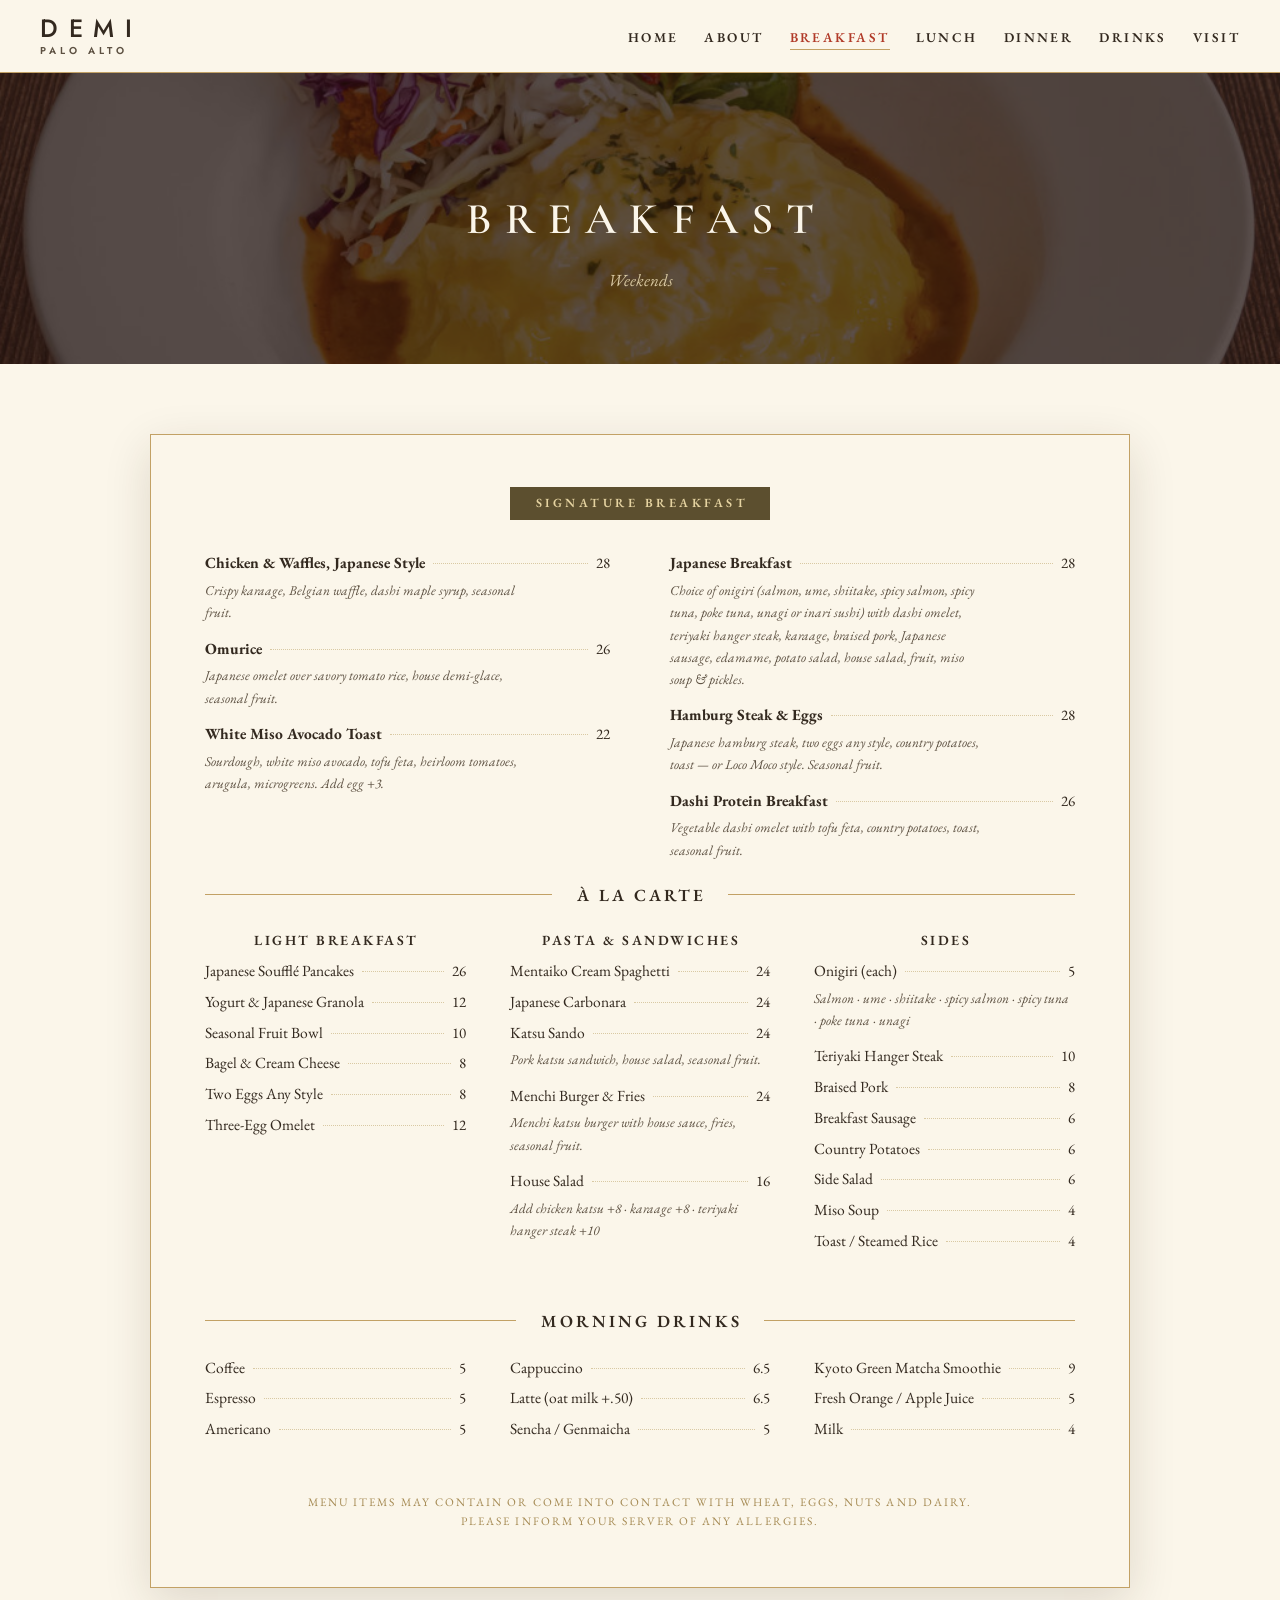
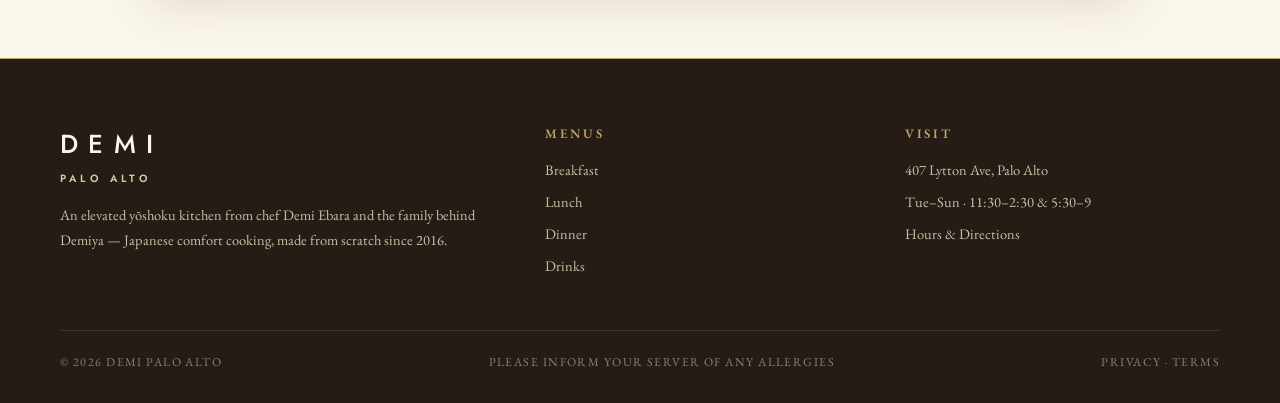
<file: breakfast.html>
<!DOCTYPE html>
<html lang="en">
<head>
<meta charset="UTF-8">
<meta name="viewport" content="width=device-width, initial-scale=1">
<meta name="robots" content="noindex, nofollow">
<title>Breakfast Menu — DEMI Palo Alto</title>
<link rel="preconnect" href="https://fonts.googleapis.com">
<link rel="preconnect" href="https://fonts.gstatic.com" crossorigin>
<link href="https://fonts.googleapis.com/css2?family=Cormorant+Garamond:wght@400;500;600;700&family=Jost:wght@300;400;500;600&family=EB+Garamond:ital,wght@0,400;0,500;0,600;0,700;1,400;1,500&display=swap" rel="stylesheet">
<link rel="stylesheet" href="style.css?v=20260802d">
</head>
<body>

<nav class="nav">
  <a class="brand" href="index.html"><span class="wordmark">DEMI</span><span class="place">Palo Alto</span></a>
  <button class="burger" type="button" aria-label="Open menu"
          aria-expanded="false" aria-controls="nav-links">
    <span class="bars" aria-hidden="true"></span>
  </button>
  <ul id="nav-links">
    <li><a href="index.html">Home</a></li>
    <li><a href="index.html#about">About</a></li>
    <li><a class="active" href="breakfast.html">Breakfast</a></li>
    <li><a href="lunch.html">Lunch</a></li>
    <li><a href="dinner.html">Dinner</a></li>
    <li><a href="drinks.html">Drinks</a></li>
    <li><a href="index.html#visit">Visit</a></li>
    <li class="nav-note">
      <span>407 Lytton Avenue, Palo Alto</span>
      <span>Tue&ndash;Sun &middot; 11:30&ndash;2:30 &amp; 5:30&ndash;9:00</span>
      <a class="btn dark" href="https://maps.google.com/?q=DEMI+407+Lytton+Ave+Palo+Alto" target="_blank" rel="noopener">Get Directions</a>
    </li>
  </ul>
</nav>

<header class="menu-hero" style="background-image:url('images/Demiya_Omurice-1024x819.jpg')">
  <h1>Breakfast</h1>
  <p class="when">Weekends</p>
</header>

<div class="sheet-wrap"><div class="sheet">

  <div class="banner-wrap"><span class="kicker">Signature Breakfast</span></div>

  <div class="m-cols">
    <div>
      <div class="mrow"><span class="n"><strong>Chicken &amp; Waffles, Japanese Style</strong></span><span class="dots"></span><span class="p">28</span></div>
      <p class="mdesc">Crispy karaage, Belgian waffle, dashi maple syrup, seasonal fruit.</p>
      <div class="mrow"><span class="n"><strong>Omurice</strong></span><span class="dots"></span><span class="p">26</span></div>
      <p class="mdesc">Japanese omelet over savory tomato rice, house demi-glace, seasonal fruit.</p>
      <div class="mrow"><span class="n"><strong>White Miso Avocado Toast</strong></span><span class="dots"></span><span class="p">22</span></div>
      <p class="mdesc">Sourdough, white miso avocado, tofu feta, heirloom tomatoes, arugula, microgreens. Add egg +3.</p>
    </div>
    <div>
      <div class="mrow"><span class="n"><strong>Japanese Breakfast</strong></span><span class="dots"></span><span class="p">28</span></div>
      <p class="mdesc">Choice of onigiri (salmon, ume, shiitake, spicy salmon, spicy tuna, poke tuna, unagi or inari sushi) with dashi omelet, teriyaki hanger steak, karaage, braised pork, Japanese sausage, edamame, potato salad, house salad, fruit, miso soup &amp; pickles.</p>
      <div class="mrow"><span class="n"><strong>Hamburg Steak &amp; Eggs</strong></span><span class="dots"></span><span class="p">28</span></div>
      <p class="mdesc">Japanese hamburg steak, two eggs any style, country potatoes, toast — or Loco Moco style. Seasonal fruit.</p>
      <div class="mrow"><span class="n"><strong>Dashi Protein Breakfast</strong></span><span class="dots"></span><span class="p">26</span></div>
      <p class="mdesc">Vegetable dashi omelet with tofu feta, country potatoes, toast, seasonal fruit.</p>
    </div>
  </div>

  <div class="center-head"><span class="m-sec-h" style="margin:0">À La Carte</span></div>
  <div class="m-cols three">
    <div class="m-sec">
      <div class="m-sec-h" style="font-size:14px">Light Breakfast</div>
      <div class="mrow"><span class="n">Japanese Soufflé Pancakes</span><span class="dots"></span><span class="p">26</span></div>
      <div class="mrow"><span class="n">Yogurt &amp; Japanese Granola</span><span class="dots"></span><span class="p">12</span></div>
      <div class="mrow"><span class="n">Seasonal Fruit Bowl</span><span class="dots"></span><span class="p">10</span></div>
      <div class="mrow"><span class="n">Bagel &amp; Cream Cheese</span><span class="dots"></span><span class="p">8</span></div>
      <div class="mrow"><span class="n">Two Eggs Any Style</span><span class="dots"></span><span class="p">8</span></div>
      <div class="mrow"><span class="n">Three-Egg Omelet</span><span class="dots"></span><span class="p">12</span></div>
    </div>
    <div class="m-sec">
      <div class="m-sec-h" style="font-size:14px">Pasta &amp; Sandwiches</div>
      <div class="mrow"><span class="n">Mentaiko Cream Spaghetti</span><span class="dots"></span><span class="p">24</span></div>
      <div class="mrow"><span class="n">Japanese Carbonara</span><span class="dots"></span><span class="p">24</span></div>
      <div class="mrow"><span class="n">Katsu Sando</span><span class="dots"></span><span class="p">24</span></div>
      <p class="mdesc">Pork katsu sandwich, house salad, seasonal fruit.</p>
      <div class="mrow"><span class="n">Menchi Burger &amp; Fries</span><span class="dots"></span><span class="p">24</span></div>
      <p class="mdesc">Menchi katsu burger with house sauce, fries, seasonal fruit.</p>
      <div class="mrow"><span class="n">House Salad</span><span class="dots"></span><span class="p">16</span></div>
      <p class="mdesc">Add chicken katsu +8 · karaage +8 · teriyaki hanger steak +10</p>
    </div>
    <div class="m-sec">
      <div class="m-sec-h" style="font-size:14px">Sides</div>
      <div class="mrow"><span class="n">Onigiri (each)</span><span class="dots"></span><span class="p">5</span></div>
      <p class="mdesc">Salmon · ume · shiitake · spicy salmon · spicy tuna · poke tuna · unagi</p>
      <div class="mrow"><span class="n">Teriyaki Hanger Steak</span><span class="dots"></span><span class="p">10</span></div>
      <div class="mrow"><span class="n">Braised Pork</span><span class="dots"></span><span class="p">8</span></div>
      <div class="mrow"><span class="n">Breakfast Sausage</span><span class="dots"></span><span class="p">6</span></div>
      <div class="mrow"><span class="n">Country Potatoes</span><span class="dots"></span><span class="p">6</span></div>
      <div class="mrow"><span class="n">Side Salad</span><span class="dots"></span><span class="p">6</span></div>
      <div class="mrow"><span class="n">Miso Soup</span><span class="dots"></span><span class="p">4</span></div>
      <div class="mrow"><span class="n">Toast / Steamed Rice</span><span class="dots"></span><span class="p">4</span></div>
    </div>
  </div>

  <div class="center-head"><span class="m-sec-h" style="margin:0">Morning Drinks</span></div>
  <div class="m-cols three">
    <div class="m-sec">
      <div class="mrow"><span class="n">Coffee</span><span class="dots"></span><span class="p">5</span></div>
      <div class="mrow"><span class="n">Espresso</span><span class="dots"></span><span class="p">5</span></div>
      <div class="mrow"><span class="n">Americano</span><span class="dots"></span><span class="p">5</span></div>
    </div>
    <div class="m-sec">
      <div class="mrow"><span class="n">Cappuccino</span><span class="dots"></span><span class="p">6.5</span></div>
      <div class="mrow"><span class="n">Latte (oat milk +.50)</span><span class="dots"></span><span class="p">6.5</span></div>
      <div class="mrow"><span class="n">Sencha / Genmaicha</span><span class="dots"></span><span class="p">5</span></div>
    </div>
    <div class="m-sec">
      <div class="mrow"><span class="n">Kyoto Green Matcha Smoothie</span><span class="dots"></span><span class="p">9</span></div>
      <div class="mrow"><span class="n">Fresh Orange / Apple Juice</span><span class="dots"></span><span class="p">5</span></div>
      <div class="mrow"><span class="n">Milk</span><span class="dots"></span><span class="p">4</span></div>
    </div>
  </div>

  <p class="m-note" style="color:#a58a53;letter-spacing:.18em;text-transform:uppercase;font-style:normal;font-size:11.5px;margin-top:6px">Menu items may contain or come into contact with wheat, eggs, nuts and dairy.<br>Please inform your server of any allergies.</p>

</div></div>

<footer>
  <div class="foot-grid">
    <div>
      <div class="wordmark">DEMI</div>
      <div class="place">Palo Alto</div>
      <p>An elevated yōshoku kitchen from chef Demi Ebara and the family behind Demiya —
      Japanese comfort cooking, made from scratch since 2016.</p>
    </div>
    <div>
      <h4>Menus</h4>
      <ul>
        <li><a href="breakfast.html">Breakfast</a></li>
        <li><a href="lunch.html">Lunch</a></li>
        <li><a href="dinner.html">Dinner</a></li>
        <li><a href="drinks.html">Drinks</a></li>
      </ul>
    </div>
    <div>
      <h4>Visit</h4>
      <ul>
        <li>407 Lytton Ave, Palo Alto</li>
        <li>Tue–Sun · 11:30–2:30 &amp; 5:30–9</li>
        <li><a href="index.html#visit">Hours &amp; Directions</a></li>
      </ul>
    </div>
  </div>
  <div class="foot-bottom">
    <span>© 2026 DEMI Palo Alto</span>
    <span>Please inform your server of any allergies</span>
    <span class="legal-links"><a href="privacy.html">Privacy</a> · <a href="terms.html">Terms</a></span>
  </div>
</footer>

<script src="site.js?v=20260802b" defer></script>
</body>
</html>
</file>
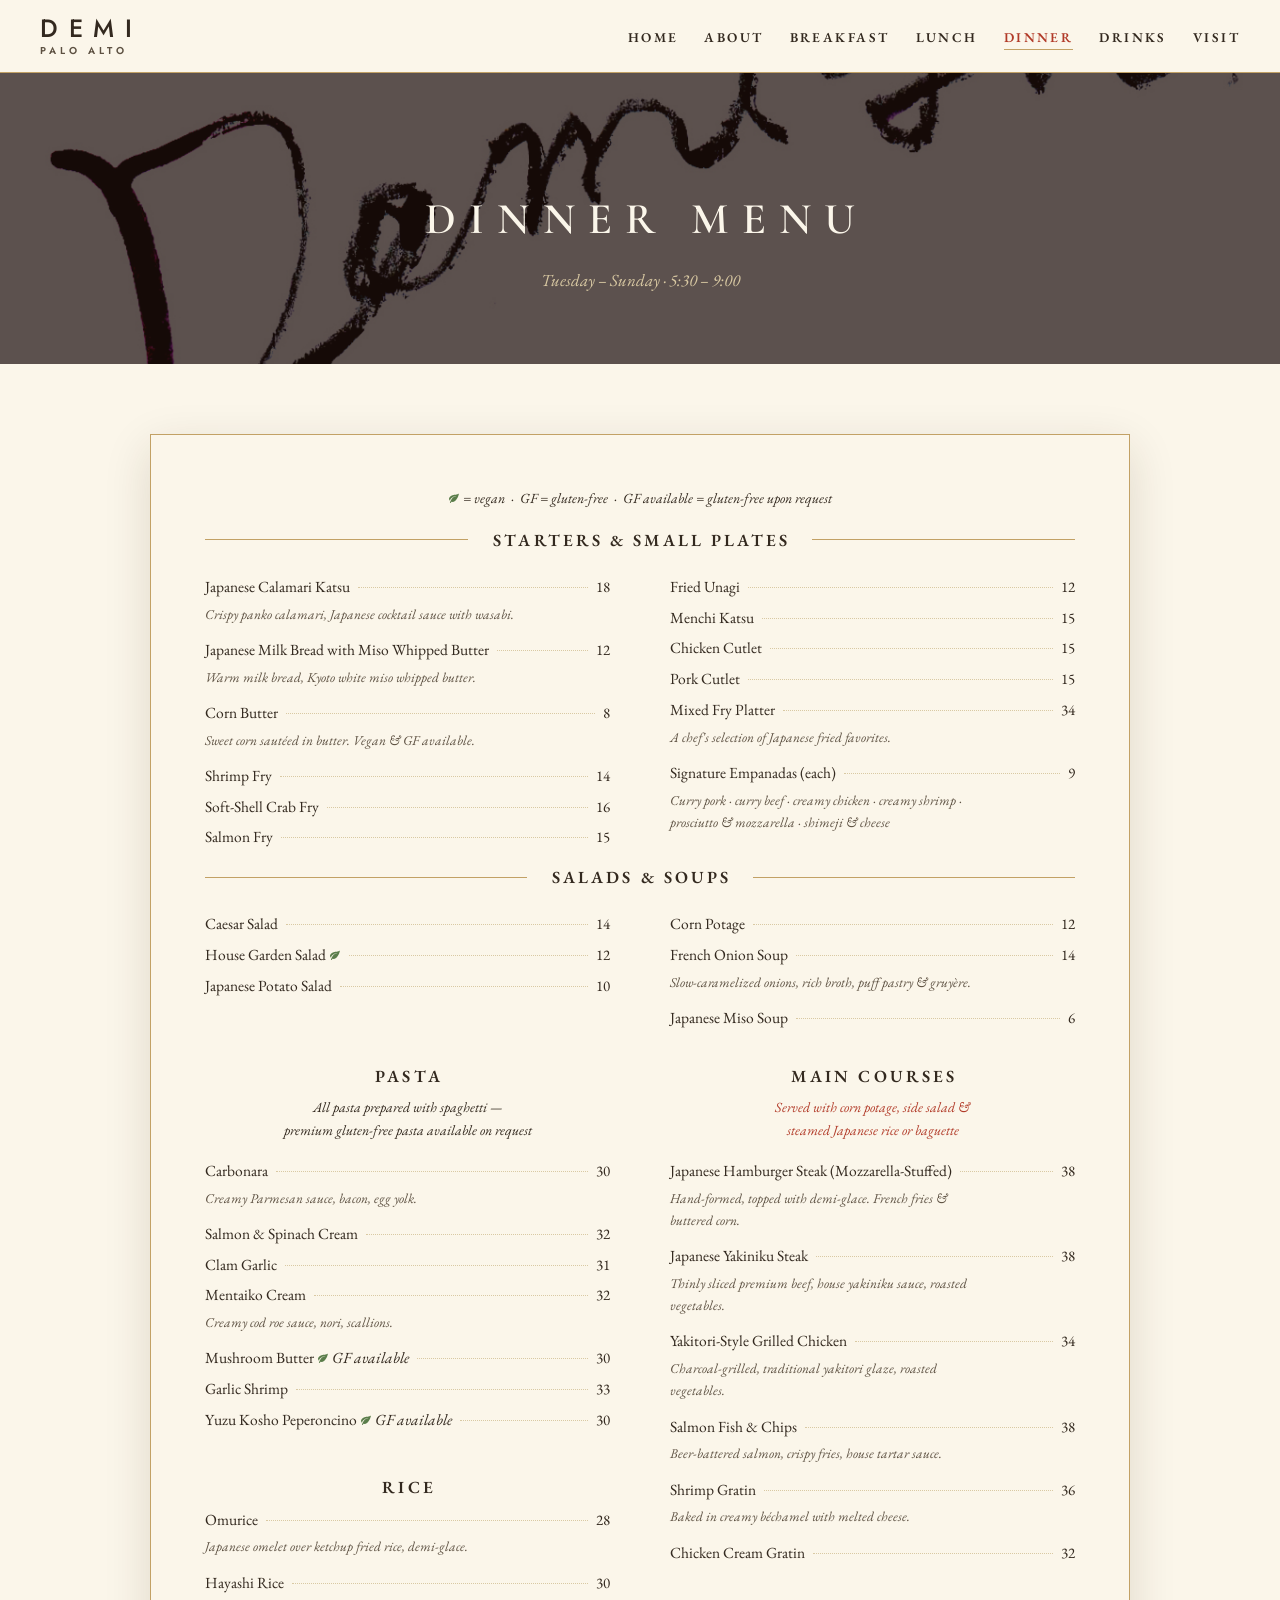
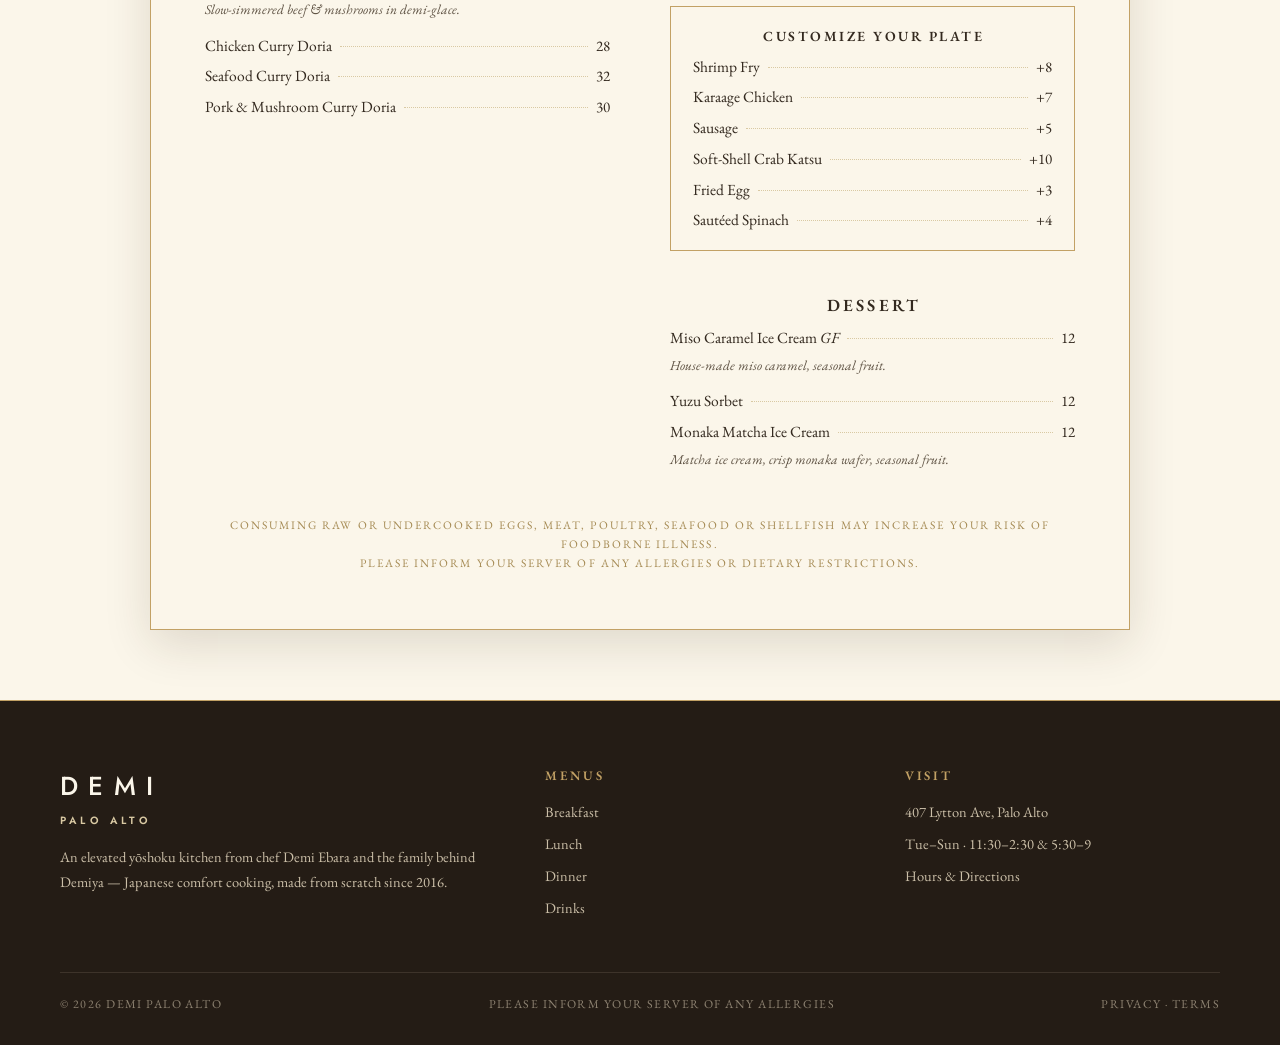
<file: dinner.html>
<!DOCTYPE html>
<html lang="en">
<head>
<meta charset="UTF-8">
<meta name="viewport" content="width=device-width, initial-scale=1">
<meta name="robots" content="noindex, nofollow">
<title>Dinner Menu — DEMI Palo Alto</title>
<link rel="preconnect" href="https://fonts.googleapis.com">
<link rel="preconnect" href="https://fonts.gstatic.com" crossorigin>
<link href="https://fonts.googleapis.com/css2?family=Cormorant+Garamond:wght@400;500;600;700&family=Jost:wght@300;400;500;600&family=EB+Garamond:ital,wght@0,400;0,500;0,600;0,700;1,400;1,500&display=swap" rel="stylesheet">
<link rel="stylesheet" href="style.css?v=20260802d">
</head>
<body>

<nav class="nav">
  <a class="brand" href="index.html"><span class="wordmark">DEMI</span><span class="place">Palo Alto</span></a>
  <button class="burger" type="button" aria-label="Open menu"
          aria-expanded="false" aria-controls="nav-links">
    <span class="bars" aria-hidden="true"></span>
  </button>
  <ul id="nav-links">
    <li><a href="index.html">Home</a></li>
    <li><a href="index.html#about">About</a></li>
    <li><a href="breakfast.html">Breakfast</a></li>
    <li><a href="lunch.html">Lunch</a></li>
    <li><a class="active" href="dinner.html">Dinner</a></li>
    <li><a href="drinks.html">Drinks</a></li>
    <li><a href="index.html#visit">Visit</a></li>
    <li class="nav-note">
      <span>407 Lytton Avenue, Palo Alto</span>
      <span>Tue&ndash;Sun &middot; 11:30&ndash;2:30 &amp; 5:30&ndash;9:00</span>
      <a class="btn dark" href="https://maps.google.com/?q=DEMI+407+Lytton+Ave+Palo+Alto" target="_blank" rel="noopener">Get Directions</a>
    </li>
  </ul>
</nav>

<header class="menu-hero" style="background-image:url('images/Cheese-hamburgcurry-2.jpg')">
  <h1>Dinner Menu</h1>
  <p class="when">Tuesday – Sunday · 5:30 – 9:00</p>
</header>

<div class="sheet-wrap"><div class="sheet">

  <p class="m-note"><svg class="leaf-ic" viewBox="0 0 24 24"><path d="M17 8C8 10 5.9 16.17 3.82 21.34l1.89.66.95-2.3c.48.17.98.3 1.34.3C19 20 22 3 22 3c-1 2-8 2.25-13 3.25S2 11.5 2 13.5s1.75 3.75 1.75 3.75C7 8 17 8 17 8z"/></svg> = vegan &nbsp;·&nbsp; GF = gluten-free &nbsp;·&nbsp; GF available = gluten-free upon request</p>

  <div class="center-head"><span class="m-sec-h" style="margin:0">Starters &amp; Small Plates</span></div>
  <div class="m-cols">
    <div>
      <div class="mrow"><span class="n">Japanese Calamari Katsu</span><span class="dots"></span><span class="p">18</span></div>
      <p class="mdesc">Crispy panko calamari, Japanese cocktail sauce with wasabi.</p>
      <div class="mrow"><span class="n">Japanese Milk Bread with Miso Whipped Butter</span><span class="dots"></span><span class="p">12</span></div>
      <p class="mdesc">Warm milk bread, Kyoto white miso whipped butter.</p>
      <div class="mrow"><span class="n">Corn Butter</span><span class="dots"></span><span class="p">8</span></div>
      <p class="mdesc">Sweet corn sautéed in butter. Vegan &amp; GF available.</p>
      <div class="mrow"><span class="n">Shrimp Fry</span><span class="dots"></span><span class="p">14</span></div>
      <div class="mrow"><span class="n">Soft-Shell Crab Fry</span><span class="dots"></span><span class="p">16</span></div>
      <div class="mrow"><span class="n">Salmon Fry</span><span class="dots"></span><span class="p">15</span></div>
    </div>
    <div>
      <div class="mrow"><span class="n">Fried Unagi</span><span class="dots"></span><span class="p">12</span></div>
      <div class="mrow"><span class="n">Menchi Katsu</span><span class="dots"></span><span class="p">15</span></div>
      <div class="mrow"><span class="n">Chicken Cutlet</span><span class="dots"></span><span class="p">15</span></div>
      <div class="mrow"><span class="n">Pork Cutlet</span><span class="dots"></span><span class="p">15</span></div>
      <div class="mrow"><span class="n">Mixed Fry Platter</span><span class="dots"></span><span class="p">34</span></div>
      <p class="mdesc">A chef's selection of Japanese fried favorites.</p>
      <div class="mrow"><span class="n">Signature Empanadas (each)</span><span class="dots"></span><span class="p">9</span></div>
      <p class="mdesc">Curry pork · curry beef · creamy chicken · creamy shrimp · prosciutto &amp; mozzarella · shimeji &amp; cheese</p>
    </div>
  </div>

  <div class="center-head"><span class="m-sec-h" style="margin:0">Salads &amp; Soups</span></div>
  <div class="m-cols" style="margin-bottom:26px">
    <div>
      <div class="mrow"><span class="n">Caesar Salad</span><span class="dots"></span><span class="p">14</span></div>
      <div class="mrow"><span class="n">House Garden Salad&nbsp;<svg class="leaf-ic" viewBox="0 0 24 24"><path d="M17 8C8 10 5.9 16.17 3.82 21.34l1.89.66.95-2.3c.48.17.98.3 1.34.3C19 20 22 3 22 3c-1 2-8 2.25-13 3.25S2 11.5 2 13.5s1.75 3.75 1.75 3.75C7 8 17 8 17 8z"/></svg></span><span class="dots"></span><span class="p">12</span></div>
      <div class="mrow"><span class="n">Japanese Potato Salad</span><span class="dots"></span><span class="p">10</span></div>
    </div>
    <div>
      <div class="mrow"><span class="n">Corn Potage</span><span class="dots"></span><span class="p">12</span></div>
      <div class="mrow"><span class="n">French Onion Soup</span><span class="dots"></span><span class="p">14</span></div>
      <p class="mdesc">Slow-caramelized onions, rich broth, puff pastry &amp; gruyère.</p>
      <div class="mrow"><span class="n">Japanese Miso Soup</span><span class="dots"></span><span class="p">6</span></div>
    </div>
  </div>

  <div class="m-cols">
    <div>
      <div class="m-sec">
        <div class="m-sec-h">Pasta</div>
        <p class="m-note">All pasta prepared with spaghetti —<br>premium gluten-free pasta available on request</p>
        <div class="mrow"><span class="n">Carbonara</span><span class="dots"></span><span class="p">30</span></div>
        <p class="mdesc">Creamy Parmesan sauce, bacon, egg yolk.</p>
        <div class="mrow"><span class="n">Salmon &amp; Spinach Cream</span><span class="dots"></span><span class="p">32</span></div>
        <div class="mrow"><span class="n">Clam Garlic</span><span class="dots"></span><span class="p">31</span></div>
        <div class="mrow"><span class="n">Mentaiko Cream</span><span class="dots"></span><span class="p">32</span></div>
        <p class="mdesc">Creamy cod roe sauce, nori, scallions.</p>
        <div class="mrow"><span class="n">Mushroom Butter&nbsp;<svg class="leaf-ic" viewBox="0 0 24 24"><path d="M17 8C8 10 5.9 16.17 3.82 21.34l1.89.66.95-2.3c.48.17.98.3 1.34.3C19 20 22 3 22 3c-1 2-8 2.25-13 3.25S2 11.5 2 13.5s1.75 3.75 1.75 3.75C7 8 17 8 17 8z"/></svg> <em>GF available</em></span><span class="dots"></span><span class="p">30</span></div>
        <div class="mrow"><span class="n">Garlic Shrimp</span><span class="dots"></span><span class="p">33</span></div>
        <div class="mrow"><span class="n">Yuzu Kosho Peperoncino&nbsp;<svg class="leaf-ic" viewBox="0 0 24 24"><path d="M17 8C8 10 5.9 16.17 3.82 21.34l1.89.66.95-2.3c.48.17.98.3 1.34.3C19 20 22 3 22 3c-1 2-8 2.25-13 3.25S2 11.5 2 13.5s1.75 3.75 1.75 3.75C7 8 17 8 17 8z"/></svg> <em>GF available</em></span><span class="dots"></span><span class="p">30</span></div>
      </div>
      <div class="m-sec">
        <div class="m-sec-h">Rice</div>
        <div class="mrow"><span class="n">Omurice</span><span class="dots"></span><span class="p">28</span></div>
        <p class="mdesc">Japanese omelet over ketchup fried rice, demi-glace.</p>
        <div class="mrow"><span class="n">Hayashi Rice</span><span class="dots"></span><span class="p">30</span></div>
        <p class="mdesc">Slow-simmered beef &amp; mushrooms in demi-glace.</p>
        <div class="mrow"><span class="n">Chicken Curry Doria</span><span class="dots"></span><span class="p">28</span></div>
        <div class="mrow"><span class="n">Seafood Curry Doria</span><span class="dots"></span><span class="p">32</span></div>
        <div class="mrow"><span class="n">Pork &amp; Mushroom Curry Doria</span><span class="dots"></span><span class="p">30</span></div>
      </div>
    </div>
    <div>
      <div class="m-sec">
        <div class="m-sec-h">Main Courses</div>
        <p class="m-note red">Served with corn potage, side salad &amp;<br>steamed Japanese rice or baguette</p>
        <div class="mrow"><span class="n">Japanese Hamburger Steak (Mozzarella-Stuffed)</span><span class="dots"></span><span class="p">38</span></div>
        <p class="mdesc">Hand-formed, topped with demi-glace. French fries &amp; buttered corn.</p>
        <div class="mrow"><span class="n">Japanese Yakiniku Steak</span><span class="dots"></span><span class="p">38</span></div>
        <p class="mdesc">Thinly sliced premium beef, house yakiniku sauce, roasted vegetables.</p>
        <div class="mrow"><span class="n">Yakitori-Style Grilled Chicken</span><span class="dots"></span><span class="p">34</span></div>
        <p class="mdesc">Charcoal-grilled, traditional yakitori glaze, roasted vegetables.</p>
        <div class="mrow"><span class="n">Salmon Fish &amp; Chips</span><span class="dots"></span><span class="p">38</span></div>
        <p class="mdesc">Beer-battered salmon, crispy fries, house tartar sauce.</p>
        <div class="mrow"><span class="n">Shrimp Gratin</span><span class="dots"></span><span class="p">36</span></div>
        <p class="mdesc">Baked in creamy béchamel with melted cheese.</p>
        <div class="mrow"><span class="n">Chicken Cream Gratin</span><span class="dots"></span><span class="p">32</span></div>
      </div>
      <div class="m-sec" style="border:1px solid var(--gold);padding:18px 22px 12px">
        <div class="m-sec-h" style="font-size:14px">Customize Your Plate</div>
        <div class="mrow"><span class="n">Shrimp Fry</span><span class="dots"></span><span class="p">+8</span></div>
        <div class="mrow"><span class="n">Karaage Chicken</span><span class="dots"></span><span class="p">+7</span></div>
        <div class="mrow"><span class="n">Sausage</span><span class="dots"></span><span class="p">+5</span></div>
        <div class="mrow"><span class="n">Soft-Shell Crab Katsu</span><span class="dots"></span><span class="p">+10</span></div>
        <div class="mrow"><span class="n">Fried Egg</span><span class="dots"></span><span class="p">+3</span></div>
        <div class="mrow"><span class="n">Sautéed Spinach</span><span class="dots"></span><span class="p">+4</span></div>
      </div>
      <div class="m-sec">
        <div class="m-sec-h">Dessert</div>
        <div class="mrow"><span class="n">Miso Caramel Ice Cream <em>GF</em></span><span class="dots"></span><span class="p">12</span></div>
        <p class="mdesc">House-made miso caramel, seasonal fruit.</p>
        <div class="mrow"><span class="n">Yuzu Sorbet</span><span class="dots"></span><span class="p">12</span></div>
        <div class="mrow"><span class="n">Monaka Matcha Ice Cream</span><span class="dots"></span><span class="p">12</span></div>
        <p class="mdesc">Matcha ice cream, crisp monaka wafer, seasonal fruit.</p>
      </div>
    </div>
  </div>

  <p class="m-note" style="color:#a58a53;letter-spacing:.18em;text-transform:uppercase;font-style:normal;font-size:11.5px;margin-top:6px">Consuming raw or undercooked eggs, meat, poultry, seafood or shellfish may increase your risk of foodborne illness.<br>Please inform your server of any allergies or dietary restrictions.</p>

</div></div>

<footer>
  <div class="foot-grid">
    <div>
      <div class="wordmark">DEMI</div>
      <div class="place">Palo Alto</div>
      <p>An elevated yōshoku kitchen from chef Demi Ebara and the family behind Demiya —
      Japanese comfort cooking, made from scratch since 2016.</p>
    </div>
    <div>
      <h4>Menus</h4>
      <ul>
        <li><a href="breakfast.html">Breakfast</a></li>
        <li><a href="lunch.html">Lunch</a></li>
        <li><a href="dinner.html">Dinner</a></li>
        <li><a href="drinks.html">Drinks</a></li>
      </ul>
    </div>
    <div>
      <h4>Visit</h4>
      <ul>
        <li>407 Lytton Ave, Palo Alto</li>
        <li>Tue–Sun · 11:30–2:30 &amp; 5:30–9</li>
        <li><a href="index.html#visit">Hours &amp; Directions</a></li>
      </ul>
    </div>
  </div>
  <div class="foot-bottom">
    <span>© 2026 DEMI Palo Alto</span>
    <span>Please inform your server of any allergies</span>
    <span class="legal-links"><a href="privacy.html">Privacy</a> · <a href="terms.html">Terms</a></span>
  </div>
</footer>

<script src="site.js?v=20260802b" defer></script>
</body>
</html>
</file>
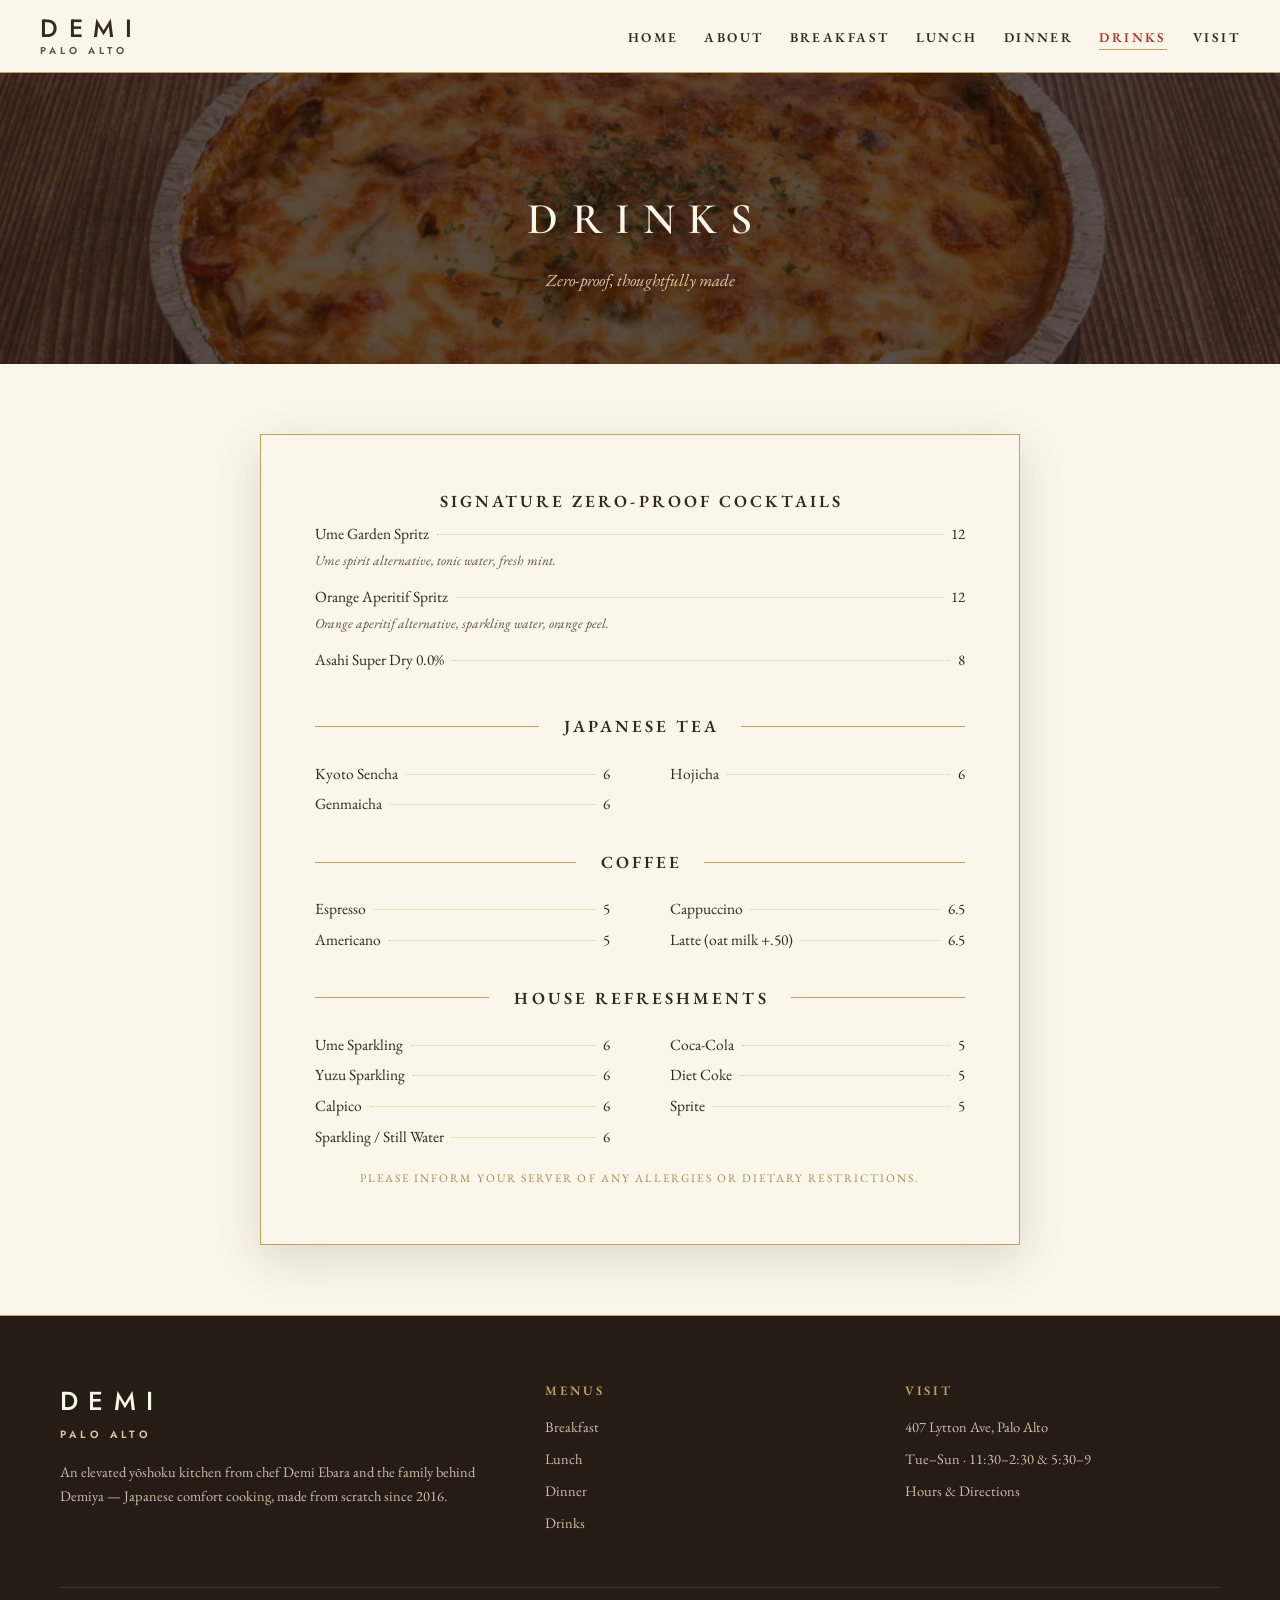
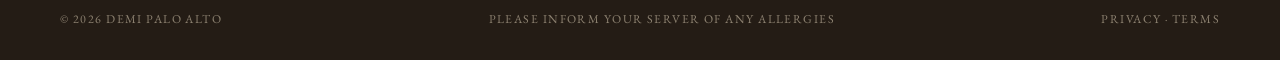
<file: drinks.html>
<!DOCTYPE html>
<html lang="en">
<head>
<meta charset="UTF-8">
<meta name="viewport" content="width=device-width, initial-scale=1">
<meta name="robots" content="noindex, nofollow">
<title>Drinks — DEMI Palo Alto</title>
<link rel="preconnect" href="https://fonts.googleapis.com">
<link rel="preconnect" href="https://fonts.gstatic.com" crossorigin>
<link href="https://fonts.googleapis.com/css2?family=Cormorant+Garamond:wght@400;500;600;700&family=Jost:wght@300;400;500;600&family=EB+Garamond:ital,wght@0,400;0,500;0,600;0,700;1,400;1,500&display=swap" rel="stylesheet">
<link rel="stylesheet" href="style.css?v=20260802d">
</head>
<body>

<nav class="nav">
  <a class="brand" href="index.html"><span class="wordmark">DEMI</span><span class="place">Palo Alto</span></a>
  <button class="burger" type="button" aria-label="Open menu"
          aria-expanded="false" aria-controls="nav-links">
    <span class="bars" aria-hidden="true"></span>
  </button>
  <ul id="nav-links">
    <li><a href="index.html">Home</a></li>
    <li><a href="index.html#about">About</a></li>
    <li><a href="breakfast.html">Breakfast</a></li>
    <li><a href="lunch.html">Lunch</a></li>
    <li><a href="dinner.html">Dinner</a></li>
    <li><a class="active" href="drinks.html">Drinks</a></li>
    <li><a href="index.html#visit">Visit</a></li>
    <li class="nav-note">
      <span>407 Lytton Avenue, Palo Alto</span>
      <span>Tue&ndash;Sun &middot; 11:30&ndash;2:30 &amp; 5:30&ndash;9:00</span>
      <a class="btn dark" href="https://maps.google.com/?q=DEMI+407+Lytton+Ave+Palo+Alto" target="_blank" rel="noopener">Get Directions</a>
    </li>
  </ul>
</nav>

<header class="menu-hero" style="background-image:url('images/Demiya_ButaDoria-1024x819.jpg')">
  <h1>Drinks</h1>
  <p class="when">Zero-proof, thoughtfully made</p>
</header>

<div class="sheet-wrap"><div class="sheet" style="width:760px">

  <div class="m-sec">
    <div class="m-sec-h">Signature Zero-Proof Cocktails</div>
    <div class="mrow"><span class="n">Ume Garden Spritz</span><span class="dots"></span><span class="p">12</span></div>
    <p class="mdesc">Ume spirit alternative, tonic water, fresh mint.</p>
    <div class="mrow"><span class="n">Orange Aperitif Spritz</span><span class="dots"></span><span class="p">12</span></div>
    <p class="mdesc">Orange aperitif alternative, sparkling water, orange peel.</p>
    <div class="mrow"><span class="n">Asahi Super Dry 0.0%</span><span class="dots"></span><span class="p">8</span></div>
  </div>

  <div class="center-head"><span class="m-sec-h" style="margin:0">Japanese Tea</span></div>
  <div class="m-cols" style="margin-bottom:26px">
    <div>
      <div class="mrow"><span class="n">Kyoto Sencha</span><span class="dots"></span><span class="p">6</span></div>
      <div class="mrow"><span class="n">Genmaicha</span><span class="dots"></span><span class="p">6</span></div>
    </div>
    <div>
      <div class="mrow"><span class="n">Hojicha</span><span class="dots"></span><span class="p">6</span></div>
    </div>
  </div>

  <div class="center-head"><span class="m-sec-h" style="margin:0">Coffee</span></div>
  <div class="m-cols" style="margin-bottom:26px">
    <div>
      <div class="mrow"><span class="n">Espresso</span><span class="dots"></span><span class="p">5</span></div>
      <div class="mrow"><span class="n">Americano</span><span class="dots"></span><span class="p">5</span></div>
    </div>
    <div>
      <div class="mrow"><span class="n">Cappuccino</span><span class="dots"></span><span class="p">6.5</span></div>
      <div class="mrow"><span class="n">Latte (oat milk +.50)</span><span class="dots"></span><span class="p">6.5</span></div>
    </div>
  </div>

  <div class="center-head"><span class="m-sec-h" style="margin:0">House Refreshments</span></div>
  <div class="m-cols">
    <div>
      <div class="mrow"><span class="n">Ume Sparkling</span><span class="dots"></span><span class="p">6</span></div>
      <div class="mrow"><span class="n">Yuzu Sparkling</span><span class="dots"></span><span class="p">6</span></div>
      <div class="mrow"><span class="n">Calpico</span><span class="dots"></span><span class="p">6</span></div>
      <div class="mrow"><span class="n">Sparkling / Still Water</span><span class="dots"></span><span class="p">6</span></div>
    </div>
    <div>
      <div class="mrow"><span class="n">Coca-Cola</span><span class="dots"></span><span class="p">5</span></div>
      <div class="mrow"><span class="n">Diet Coke</span><span class="dots"></span><span class="p">5</span></div>
      <div class="mrow"><span class="n">Sprite</span><span class="dots"></span><span class="p">5</span></div>
    </div>
  </div>

  <p class="m-note" style="color:#a58a53;letter-spacing:.18em;text-transform:uppercase;font-style:normal;font-size:11.5px;margin-top:14px">Please inform your server of any allergies or dietary restrictions.</p>

</div></div>

<footer>
  <div class="foot-grid">
    <div>
      <div class="wordmark">DEMI</div>
      <div class="place">Palo Alto</div>
      <p>An elevated yōshoku kitchen from chef Demi Ebara and the family behind Demiya —
      Japanese comfort cooking, made from scratch since 2016.</p>
    </div>
    <div>
      <h4>Menus</h4>
      <ul>
        <li><a href="breakfast.html">Breakfast</a></li>
        <li><a href="lunch.html">Lunch</a></li>
        <li><a href="dinner.html">Dinner</a></li>
        <li><a href="drinks.html">Drinks</a></li>
      </ul>
    </div>
    <div>
      <h4>Visit</h4>
      <ul>
        <li>407 Lytton Ave, Palo Alto</li>
        <li>Tue–Sun · 11:30–2:30 &amp; 5:30–9</li>
        <li><a href="index.html#visit">Hours &amp; Directions</a></li>
      </ul>
    </div>
  </div>
  <div class="foot-bottom">
    <span>© 2026 DEMI Palo Alto</span>
    <span>Please inform your server of any allergies</span>
    <span class="legal-links"><a href="privacy.html">Privacy</a> · <a href="terms.html">Terms</a></span>
  </div>
</footer>

<script src="site.js?v=20260802b" defer></script>
</body>
</html>
</file>
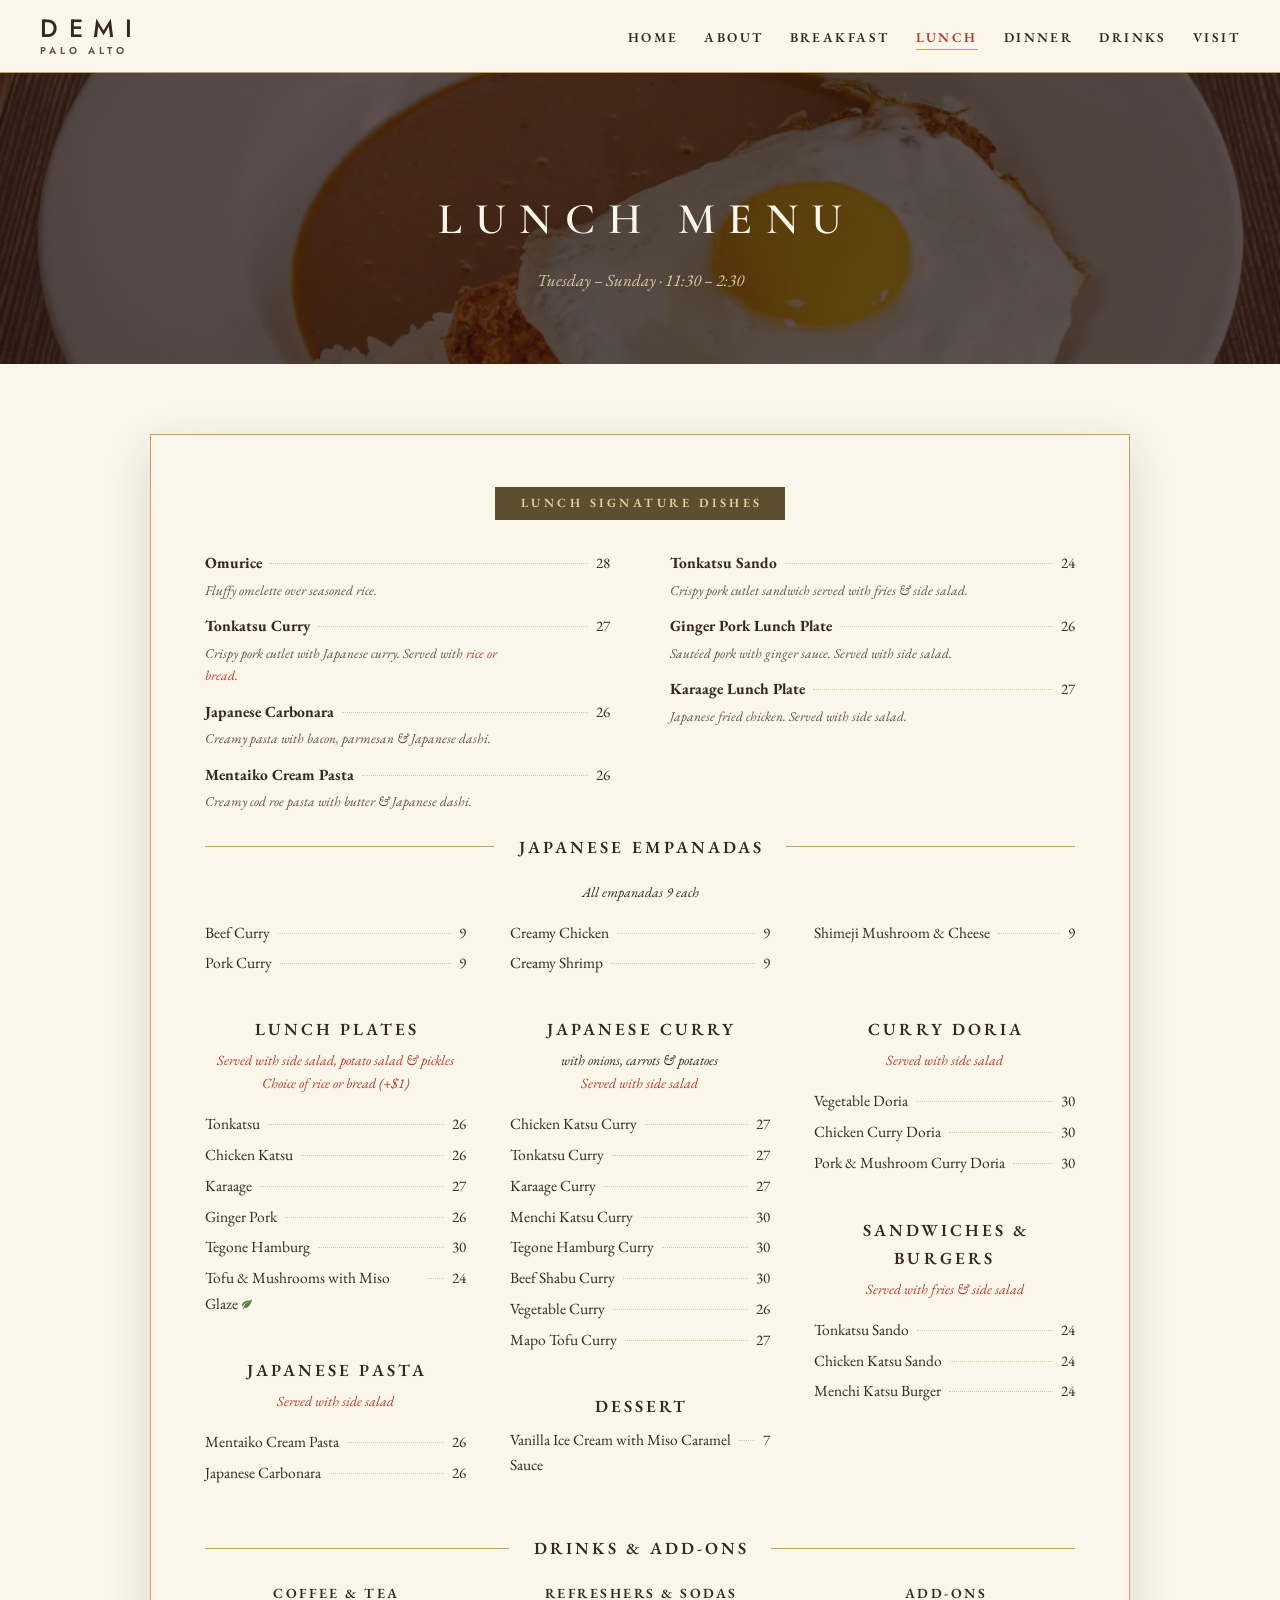
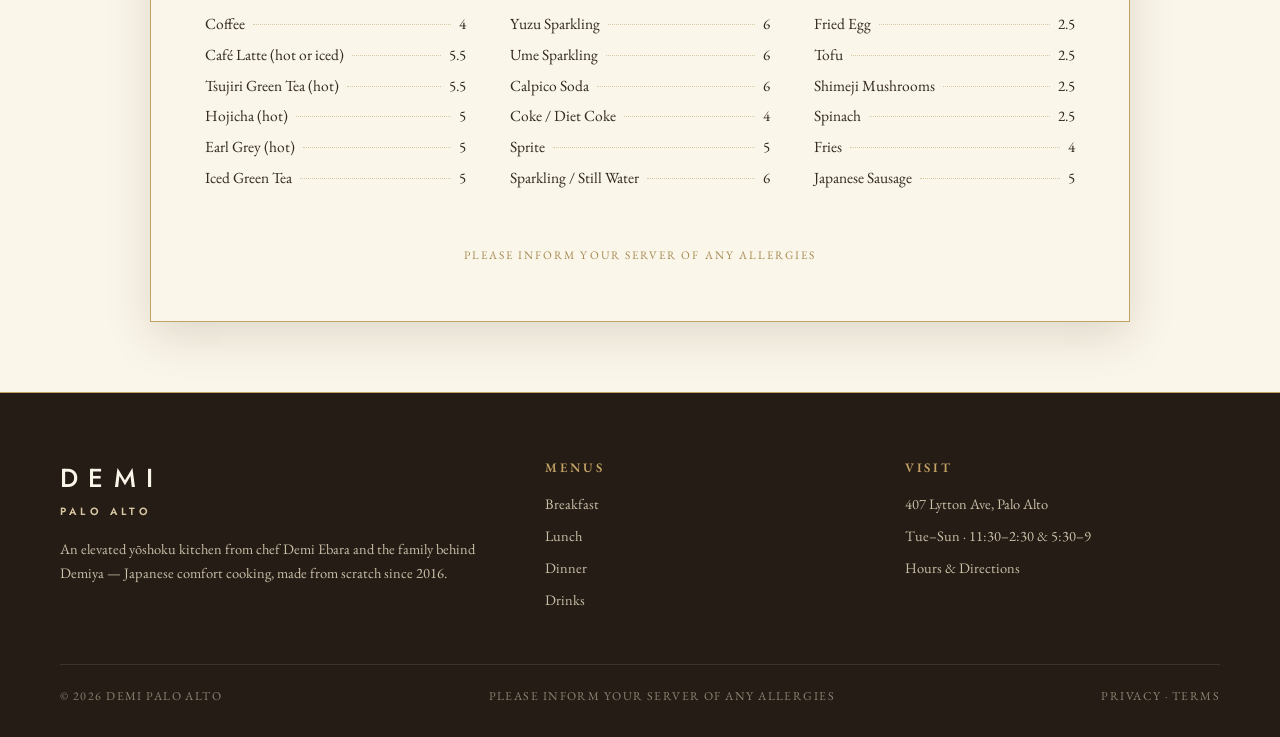
<file: lunch.html>
<!DOCTYPE html>
<html lang="en">
<head>
<meta charset="UTF-8">
<meta name="viewport" content="width=device-width, initial-scale=1">
<meta name="robots" content="noindex, nofollow">
<title>Lunch Menu — DEMI Palo Alto</title>
<link rel="preconnect" href="https://fonts.googleapis.com">
<link rel="preconnect" href="https://fonts.gstatic.com" crossorigin>
<link href="https://fonts.googleapis.com/css2?family=Cormorant+Garamond:wght@400;500;600;700&family=Jost:wght@300;400;500;600&family=EB+Garamond:ital,wght@0,400;0,500;0,600;0,700;1,400;1,500&display=swap" rel="stylesheet">
<link rel="stylesheet" href="style.css?v=20260802d">
</head>
<body>

<nav class="nav">
  <a class="brand" href="index.html"><span class="wordmark">DEMI</span><span class="place">Palo Alto</span></a>
  <button class="burger" type="button" aria-label="Open menu"
          aria-expanded="false" aria-controls="nav-links">
    <span class="bars" aria-hidden="true"></span>
  </button>
  <ul id="nav-links">
    <li><a href="index.html">Home</a></li>
    <li><a href="index.html#about">About</a></li>
    <li><a href="breakfast.html">Breakfast</a></li>
    <li><a class="active" href="lunch.html">Lunch</a></li>
    <li><a href="dinner.html">Dinner</a></li>
    <li><a href="drinks.html">Drinks</a></li>
    <li><a href="index.html#visit">Visit</a></li>
    <li class="nav-note">
      <span>407 Lytton Avenue, Palo Alto</span>
      <span>Tue&ndash;Sun &middot; 11:30&ndash;2:30 &amp; 5:30&ndash;9:00</span>
      <a class="btn dark" href="https://maps.google.com/?q=DEMI+407+Lytton+Ave+Palo+Alto" target="_blank" rel="noopener">Get Directions</a>
    </li>
  </ul>
</nav>

<header class="menu-hero" style="background-image:url('images/Demiya_TonkKatsuCurryRice-1024x819.jpg')">
  <h1>Lunch Menu</h1>
  <p class="when">Tuesday – Sunday · 11:30 – 2:30</p>
</header>

<div class="sheet-wrap"><div class="sheet">

  <div class="banner-wrap"><span class="kicker">Lunch Signature Dishes</span></div>

  <div class="m-cols">
    <div>
      <div class="mrow"><span class="n"><strong>Omurice</strong></span><span class="dots"></span><span class="p">28</span></div>
      <p class="mdesc">Fluffy omelette over seasoned rice.</p>
      <div class="mrow"><span class="n"><strong>Tonkatsu Curry</strong></span><span class="dots"></span><span class="p">27</span></div>
      <p class="mdesc">Crispy pork cutlet with Japanese curry. Served with <span class="red-note">rice or bread</span>.</p>
      <div class="mrow"><span class="n"><strong>Japanese Carbonara</strong></span><span class="dots"></span><span class="p">26</span></div>
      <p class="mdesc">Creamy pasta with bacon, parmesan &amp; Japanese dashi.</p>
      <div class="mrow"><span class="n"><strong>Mentaiko Cream Pasta</strong></span><span class="dots"></span><span class="p">26</span></div>
      <p class="mdesc">Creamy cod roe pasta with butter &amp; Japanese dashi.</p>
    </div>
    <div>
      <div class="mrow"><span class="n"><strong>Tonkatsu Sando</strong></span><span class="dots"></span><span class="p">24</span></div>
      <p class="mdesc">Crispy pork cutlet sandwich served with fries &amp; side salad.</p>
      <div class="mrow"><span class="n"><strong>Ginger Pork Lunch Plate</strong></span><span class="dots"></span><span class="p">26</span></div>
      <p class="mdesc">Sautéed pork with ginger sauce. Served with side salad.</p>
      <div class="mrow"><span class="n"><strong>Karaage Lunch Plate</strong></span><span class="dots"></span><span class="p">27</span></div>
      <p class="mdesc">Japanese fried chicken. Served with side salad.</p>
    </div>
  </div>

  <div class="center-head"><span class="m-sec-h" style="margin:0">Japanese Empanadas</span></div>
  <p class="m-note">All empanadas 9 each</p>
  <div class="m-cols three" style="margin-bottom:34px">
    <div>
      <div class="mrow"><span class="n">Beef Curry</span><span class="dots"></span><span class="p">9</span></div>
      <div class="mrow"><span class="n">Pork Curry</span><span class="dots"></span><span class="p">9</span></div>
    </div>
    <div>
      <div class="mrow"><span class="n">Creamy Chicken</span><span class="dots"></span><span class="p">9</span></div>
      <div class="mrow"><span class="n">Creamy Shrimp</span><span class="dots"></span><span class="p">9</span></div>
    </div>
    <div>
      <div class="mrow"><span class="n">Shimeji Mushroom &amp; Cheese</span><span class="dots"></span><span class="p">9</span></div>
    </div>
  </div>

  <div class="m-cols three">
    <div>
      <div class="m-sec">
        <div class="m-sec-h">Lunch Plates</div>
        <p class="m-note red">Served with side salad, potato salad &amp; pickles<br>Choice of rice or bread (+$1)</p>
        <div class="mrow"><span class="n">Tonkatsu</span><span class="dots"></span><span class="p">26</span></div>
        <div class="mrow"><span class="n">Chicken Katsu</span><span class="dots"></span><span class="p">26</span></div>
        <div class="mrow"><span class="n">Karaage</span><span class="dots"></span><span class="p">27</span></div>
        <div class="mrow"><span class="n">Ginger Pork</span><span class="dots"></span><span class="p">26</span></div>
        <div class="mrow"><span class="n">Tegone Hamburg</span><span class="dots"></span><span class="p">30</span></div>
        <div class="mrow"><span class="n">Tofu &amp; Mushrooms with Miso Glaze&nbsp;<svg class="leaf-ic" viewBox="0 0 24 24"><path d="M17 8C8 10 5.9 16.17 3.82 21.34l1.89.66.95-2.3c.48.17.98.3 1.34.3C19 20 22 3 22 3c-1 2-8 2.25-13 3.25S2 11.5 2 13.5s1.75 3.75 1.75 3.75C7 8 17 8 17 8z"/></svg></span><span class="dots"></span><span class="p">24</span></div>
      </div>
      <div class="m-sec">
        <div class="m-sec-h">Japanese Pasta</div>
        <p class="m-note red">Served with side salad</p>
        <div class="mrow"><span class="n">Mentaiko Cream Pasta</span><span class="dots"></span><span class="p">26</span></div>
        <div class="mrow"><span class="n">Japanese Carbonara</span><span class="dots"></span><span class="p">26</span></div>
      </div>
    </div>
    <div>
      <div class="m-sec">
        <div class="m-sec-h">Japanese Curry</div>
        <p class="m-note">with onions, carrots &amp; potatoes<br><span class="red-note">Served with side salad</span></p>
        <div class="mrow"><span class="n">Chicken Katsu Curry</span><span class="dots"></span><span class="p">27</span></div>
        <div class="mrow"><span class="n">Tonkatsu Curry</span><span class="dots"></span><span class="p">27</span></div>
        <div class="mrow"><span class="n">Karaage Curry</span><span class="dots"></span><span class="p">27</span></div>
        <div class="mrow"><span class="n">Menchi Katsu Curry</span><span class="dots"></span><span class="p">30</span></div>
        <div class="mrow"><span class="n">Tegone Hamburg Curry</span><span class="dots"></span><span class="p">30</span></div>
        <div class="mrow"><span class="n">Beef Shabu Curry</span><span class="dots"></span><span class="p">30</span></div>
        <div class="mrow"><span class="n">Vegetable Curry</span><span class="dots"></span><span class="p">26</span></div>
        <div class="mrow"><span class="n">Mapo Tofu Curry</span><span class="dots"></span><span class="p">27</span></div>
      </div>
      <div class="m-sec">
        <div class="m-sec-h">Dessert</div>
        <div class="mrow"><span class="n">Vanilla Ice Cream with Miso Caramel Sauce</span><span class="dots"></span><span class="p">7</span></div>
      </div>
    </div>
    <div>
      <div class="m-sec">
        <div class="m-sec-h">Curry Doria</div>
        <p class="m-note red">Served with side salad</p>
        <div class="mrow"><span class="n">Vegetable Doria</span><span class="dots"></span><span class="p">30</span></div>
        <div class="mrow"><span class="n">Chicken Curry Doria</span><span class="dots"></span><span class="p">30</span></div>
        <div class="mrow"><span class="n">Pork &amp; Mushroom Curry Doria</span><span class="dots"></span><span class="p">30</span></div>
      </div>
      <div class="m-sec">
        <div class="m-sec-h">Sandwiches &amp; Burgers</div>
        <p class="m-note red">Served with fries &amp; side salad</p>
        <div class="mrow"><span class="n">Tonkatsu Sando</span><span class="dots"></span><span class="p">24</span></div>
        <div class="mrow"><span class="n">Chicken Katsu Sando</span><span class="dots"></span><span class="p">24</span></div>
        <div class="mrow"><span class="n">Menchi Katsu Burger</span><span class="dots"></span><span class="p">24</span></div>
      </div>
    </div>
  </div>

  <div class="center-head"><span class="m-sec-h" style="margin:0">Drinks &amp; Add-Ons</span></div>
  <div class="m-cols three">
    <div class="m-sec">
      <div class="m-sec-h" style="font-size:14px">Coffee &amp; Tea</div>
      <div class="mrow"><span class="n">Coffee</span><span class="dots"></span><span class="p">4</span></div>
      <div class="mrow"><span class="n">Café Latte (hot or iced)</span><span class="dots"></span><span class="p">5.5</span></div>
      <div class="mrow"><span class="n">Tsujiri Green Tea (hot)</span><span class="dots"></span><span class="p">5.5</span></div>
      <div class="mrow"><span class="n">Hojicha (hot)</span><span class="dots"></span><span class="p">5</span></div>
      <div class="mrow"><span class="n">Earl Grey (hot)</span><span class="dots"></span><span class="p">5</span></div>
      <div class="mrow"><span class="n">Iced Green Tea</span><span class="dots"></span><span class="p">5</span></div>
    </div>
    <div class="m-sec">
      <div class="m-sec-h" style="font-size:14px">Refreshers &amp; Sodas</div>
      <div class="mrow"><span class="n">Yuzu Sparkling</span><span class="dots"></span><span class="p">6</span></div>
      <div class="mrow"><span class="n">Ume Sparkling</span><span class="dots"></span><span class="p">6</span></div>
      <div class="mrow"><span class="n">Calpico Soda</span><span class="dots"></span><span class="p">6</span></div>
      <div class="mrow"><span class="n">Coke / Diet Coke</span><span class="dots"></span><span class="p">4</span></div>
      <div class="mrow"><span class="n">Sprite</span><span class="dots"></span><span class="p">5</span></div>
      <div class="mrow"><span class="n">Sparkling / Still Water</span><span class="dots"></span><span class="p">6</span></div>
    </div>
    <div class="m-sec">
      <div class="m-sec-h" style="font-size:14px">Add-Ons</div>
      <div class="mrow"><span class="n">Fried Egg</span><span class="dots"></span><span class="p">2.5</span></div>
      <div class="mrow"><span class="n">Tofu</span><span class="dots"></span><span class="p">2.5</span></div>
      <div class="mrow"><span class="n">Shimeji Mushrooms</span><span class="dots"></span><span class="p">2.5</span></div>
      <div class="mrow"><span class="n">Spinach</span><span class="dots"></span><span class="p">2.5</span></div>
      <div class="mrow"><span class="n">Fries</span><span class="dots"></span><span class="p">4</span></div>
      <div class="mrow"><span class="n">Japanese Sausage</span><span class="dots"></span><span class="p">5</span></div>
    </div>
  </div>

  <p class="m-note" style="color:#a58a53;letter-spacing:.18em;text-transform:uppercase;font-style:normal;font-size:11.5px;margin-top:10px">Please inform your server of any allergies</p>

</div></div>

<footer>
  <div class="foot-grid">
    <div>
      <div class="wordmark">DEMI</div>
      <div class="place">Palo Alto</div>
      <p>An elevated yōshoku kitchen from chef Demi Ebara and the family behind Demiya —
      Japanese comfort cooking, made from scratch since 2016.</p>
    </div>
    <div>
      <h4>Menus</h4>
      <ul>
        <li><a href="breakfast.html">Breakfast</a></li>
        <li><a href="lunch.html">Lunch</a></li>
        <li><a href="dinner.html">Dinner</a></li>
        <li><a href="drinks.html">Drinks</a></li>
      </ul>
    </div>
    <div>
      <h4>Visit</h4>
      <ul>
        <li>407 Lytton Ave, Palo Alto</li>
        <li>Tue–Sun · 11:30–2:30 &amp; 5:30–9</li>
        <li><a href="index.html#visit">Hours &amp; Directions</a></li>
      </ul>
    </div>
  </div>
  <div class="foot-bottom">
    <span>© 2026 DEMI Palo Alto</span>
    <span>Please inform your server of any allergies</span>
    <span class="legal-links"><a href="privacy.html">Privacy</a> · <a href="terms.html">Terms</a></span>
  </div>
</footer>

<script src="site.js?v=20260802b" defer></script>
</body>
</html>
</file>
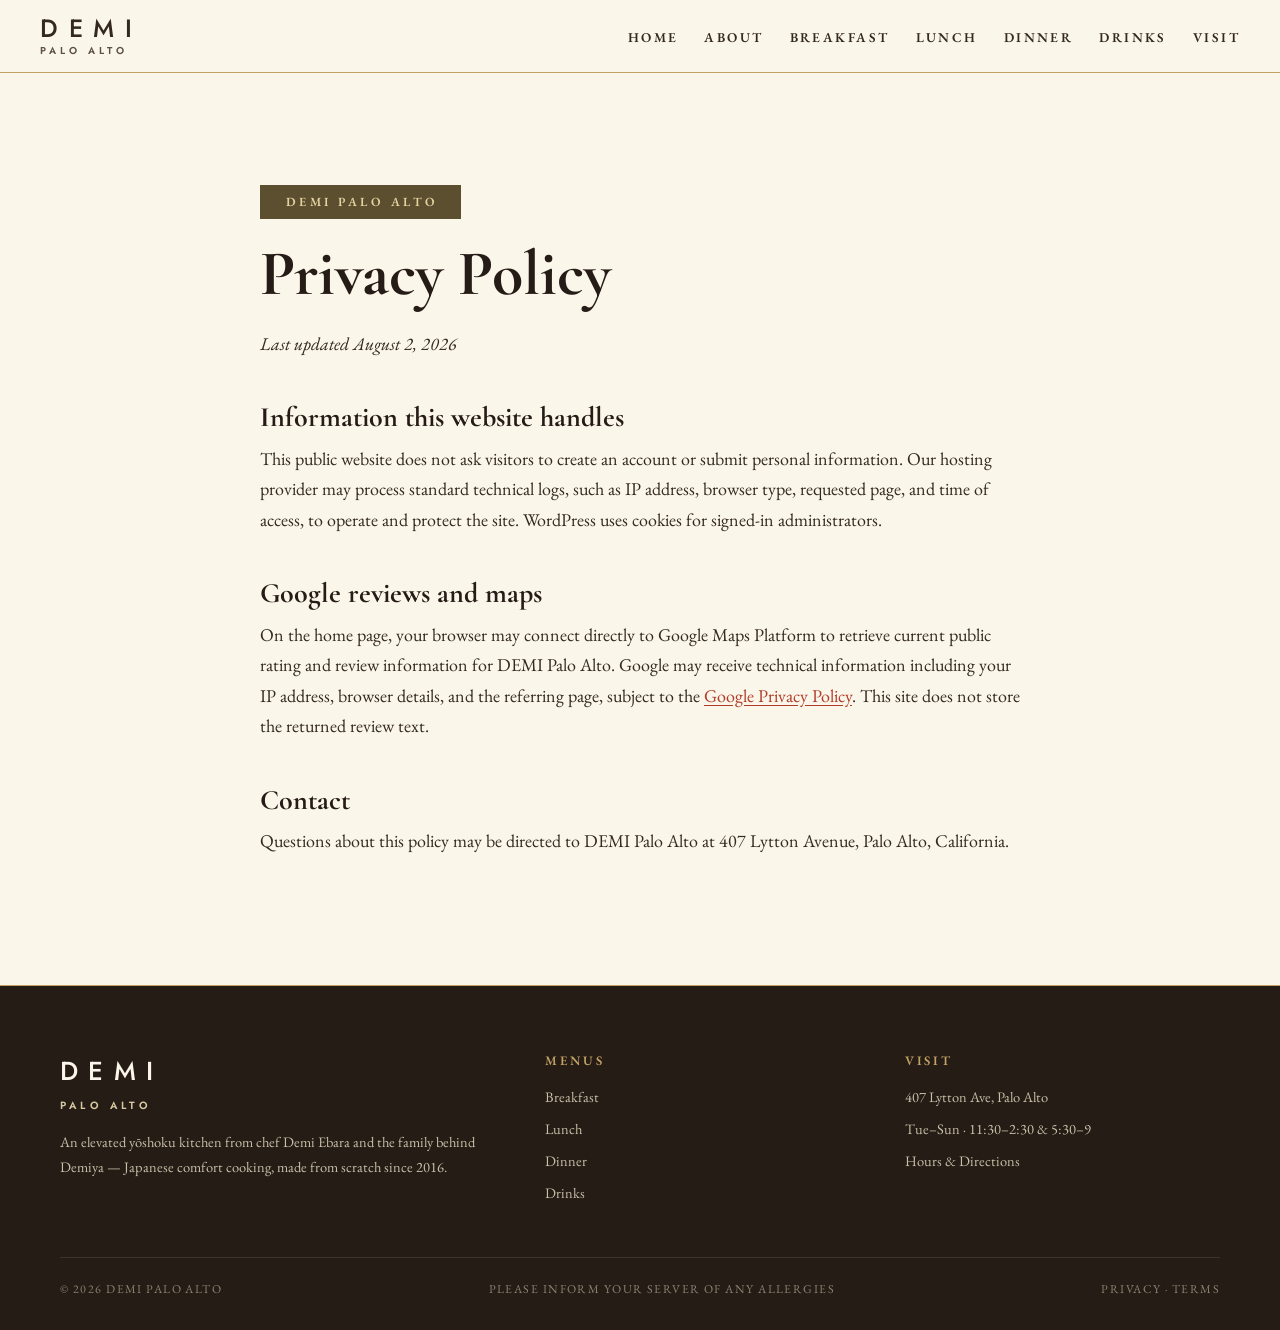
<file: privacy.html>
<!DOCTYPE html>
<html lang="en">
<head>
<meta charset="UTF-8">
<meta name="viewport" content="width=device-width, initial-scale=1">
<meta name="robots" content="noindex, nofollow">
<title>Privacy Policy — DEMI Palo Alto</title>
<meta name="description" content="Privacy Policy for the DEMI Palo Alto website.">
<link rel="preconnect" href="https://fonts.googleapis.com">
<link rel="preconnect" href="https://fonts.gstatic.com" crossorigin>
<link href="https://fonts.googleapis.com/css2?family=Cormorant+Garamond:wght@400;500;600;700&family=Jost:wght@300;400;500;600&family=EB+Garamond:ital,wght@0,400;0,500;0,600;0,700;1,400;1,500&display=swap" rel="stylesheet">
<link rel="stylesheet" href="style.css?v=20260802e">
</head>
<body>
<nav class="nav">
  <a class="brand" href="index.html"><span class="wordmark">DEMI</span><span class="place">Palo Alto</span></a>
  <button class="burger" type="button" aria-label="Open menu" aria-expanded="false" aria-controls="nav-links"><span class="bars" aria-hidden="true"></span></button>
  <ul id="nav-links">
    <li><a href="index.html">Home</a></li><li><a href="index.html#about">About</a></li>
    <li><a href="breakfast.html">Breakfast</a></li><li><a href="lunch.html">Lunch</a></li>
    <li><a href="dinner.html">Dinner</a></li><li><a href="drinks.html">Drinks</a></li>
    <li><a href="index.html#visit">Visit</a></li>
    <li class="nav-note"><span>407 Lytton Avenue, Palo Alto</span><span>Tue&ndash;Sun &middot; 11:30&ndash;2:30 &amp; 5:30&ndash;9:00</span><a class="btn dark" href="https://maps.google.com/?q=DEMI+407+Lytton+Ave+Palo+Alto" target="_blank" rel="noopener">Get Directions</a></li>
  </ul>
</nav>
<main class="legal-page">
  <span class="kicker">DEMI Palo Alto</span>
  <h1>Privacy Policy</h1>
  <p><em>Last updated August 2, 2026</em></p>
  <h2>Information this website handles</h2>
  <p>This public website does not ask visitors to create an account or submit personal information. Our hosting provider may process standard technical logs, such as IP address, browser type, requested page, and time of access, to operate and protect the site. WordPress uses cookies for signed-in administrators.</p>
  <h2>Google reviews and maps</h2>
  <p>On the home page, your browser may connect directly to Google Maps Platform to retrieve current public rating and review information for DEMI Palo Alto. Google may receive technical information including your IP address, browser details, and the referring page, subject to the <a href="https://policies.google.com/privacy" target="_blank" rel="noopener">Google Privacy Policy</a>. This site does not store the returned review text.</p>
  <h2>Contact</h2>
  <p>Questions about this policy may be directed to DEMI Palo Alto at 407 Lytton Avenue, Palo Alto, California.</p>
</main>
<footer>
  <div class="foot-grid"><div><div class="wordmark">DEMI</div><div class="place">Palo Alto</div><p>An elevated yōshoku kitchen from chef Demi Ebara and the family behind Demiya — Japanese comfort cooking, made from scratch since 2016.</p></div><div><h4>Menus</h4><ul><li><a href="breakfast.html">Breakfast</a></li><li><a href="lunch.html">Lunch</a></li><li><a href="dinner.html">Dinner</a></li><li><a href="drinks.html">Drinks</a></li></ul></div><div><h4>Visit</h4><ul><li>407 Lytton Ave, Palo Alto</li><li>Tue–Sun · 11:30–2:30 &amp; 5:30–9</li><li><a href="index.html#visit">Hours &amp; Directions</a></li></ul></div></div>
  <div class="foot-bottom"><span>© 2026 DEMI Palo Alto</span><span>Please inform your server of any allergies</span><span class="legal-links"><a href="privacy.html">Privacy</a> · <a href="terms.html">Terms</a></span></div>
</footer>
<script src="site.js?v=20260802b" defer></script>
</body>
</html>
</file>
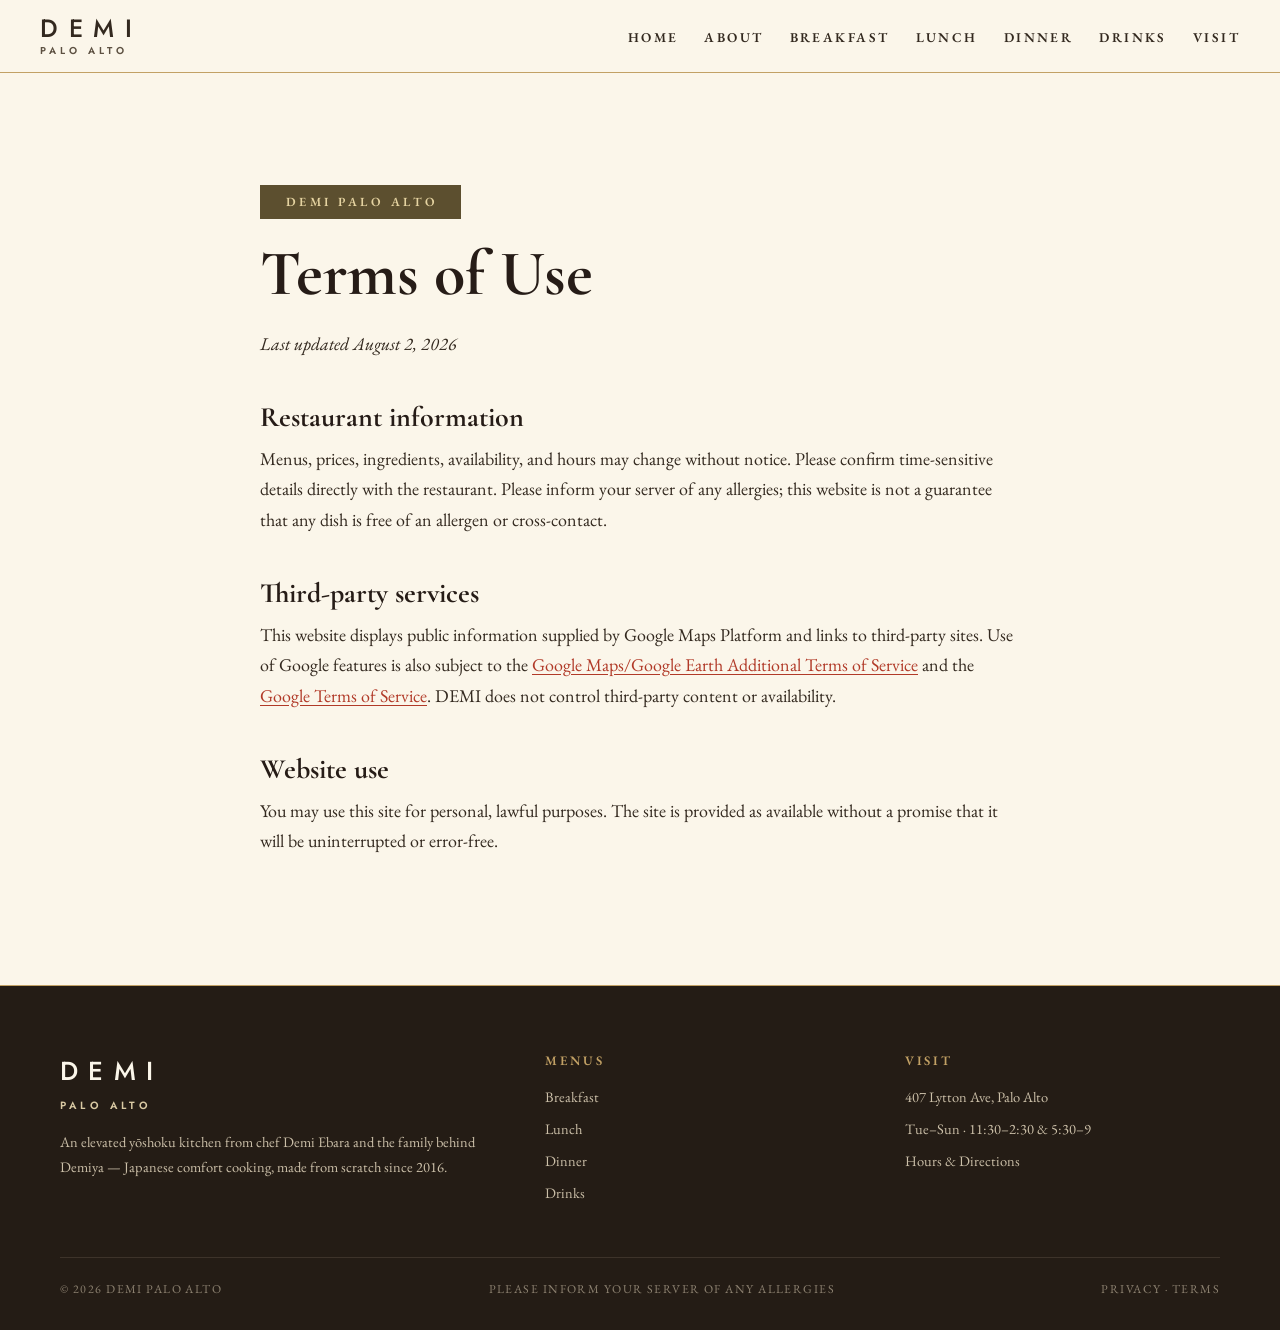
<file: terms.html>
<!DOCTYPE html>
<html lang="en">
<head>
<meta charset="UTF-8">
<meta name="viewport" content="width=device-width, initial-scale=1">
<meta name="robots" content="noindex, nofollow">
<title>Terms of Use — DEMI Palo Alto</title>
<meta name="description" content="Terms of Use for the DEMI Palo Alto website.">
<link rel="preconnect" href="https://fonts.googleapis.com">
<link rel="preconnect" href="https://fonts.gstatic.com" crossorigin>
<link href="https://fonts.googleapis.com/css2?family=Cormorant+Garamond:wght@400;500;600;700&family=Jost:wght@300;400;500;600&family=EB+Garamond:ital,wght@0,400;0,500;0,600;0,700;1,400;1,500&display=swap" rel="stylesheet">
<link rel="stylesheet" href="style.css?v=20260802e">
</head>
<body>
<nav class="nav">
  <a class="brand" href="index.html"><span class="wordmark">DEMI</span><span class="place">Palo Alto</span></a>
  <button class="burger" type="button" aria-label="Open menu" aria-expanded="false" aria-controls="nav-links"><span class="bars" aria-hidden="true"></span></button>
  <ul id="nav-links">
    <li><a href="index.html">Home</a></li><li><a href="index.html#about">About</a></li>
    <li><a href="breakfast.html">Breakfast</a></li><li><a href="lunch.html">Lunch</a></li>
    <li><a href="dinner.html">Dinner</a></li><li><a href="drinks.html">Drinks</a></li>
    <li><a href="index.html#visit">Visit</a></li>
    <li class="nav-note"><span>407 Lytton Avenue, Palo Alto</span><span>Tue&ndash;Sun &middot; 11:30&ndash;2:30 &amp; 5:30&ndash;9:00</span><a class="btn dark" href="https://maps.google.com/?q=DEMI+407+Lytton+Ave+Palo+Alto" target="_blank" rel="noopener">Get Directions</a></li>
  </ul>
</nav>
<main class="legal-page">
  <span class="kicker">DEMI Palo Alto</span>
  <h1>Terms of Use</h1>
  <p><em>Last updated August 2, 2026</em></p>
  <h2>Restaurant information</h2>
  <p>Menus, prices, ingredients, availability, and hours may change without notice. Please confirm time-sensitive details directly with the restaurant. Please inform your server of any allergies; this website is not a guarantee that any dish is free of an allergen or cross-contact.</p>
  <h2>Third-party services</h2>
  <p>This website displays public information supplied by Google Maps Platform and links to third-party sites. Use of Google features is also subject to the <a href="https://maps.google.com/help/terms_maps/" target="_blank" rel="noopener">Google Maps/Google Earth Additional Terms of Service</a> and the <a href="https://policies.google.com/terms" target="_blank" rel="noopener">Google Terms of Service</a>. DEMI does not control third-party content or availability.</p>
  <h2>Website use</h2>
  <p>You may use this site for personal, lawful purposes. The site is provided as available without a promise that it will be uninterrupted or error-free.</p>
</main>
<footer>
  <div class="foot-grid"><div><div class="wordmark">DEMI</div><div class="place">Palo Alto</div><p>An elevated yōshoku kitchen from chef Demi Ebara and the family behind Demiya — Japanese comfort cooking, made from scratch since 2016.</p></div><div><h4>Menus</h4><ul><li><a href="breakfast.html">Breakfast</a></li><li><a href="lunch.html">Lunch</a></li><li><a href="dinner.html">Dinner</a></li><li><a href="drinks.html">Drinks</a></li></ul></div><div><h4>Visit</h4><ul><li>407 Lytton Ave, Palo Alto</li><li>Tue–Sun · 11:30–2:30 &amp; 5:30–9</li><li><a href="index.html#visit">Hours &amp; Directions</a></li></ul></div></div>
  <div class="foot-bottom"><span>© 2026 DEMI Palo Alto</span><span>Please inform your server of any allergies</span><span class="legal-links"><a href="privacy.html">Privacy</a> · <a href="terms.html">Terms</a></span></div>
</footer>
<script src="site.js?v=20260802b" defer></script>
</body>
</html>
</file>
<file: style.css>
/* ============================================================
   DEMI Palo Alto — site stylesheet
   Design language: the restaurant's current print menus —
   Jost wordmark (storefront sign) + Cormorant Garamond / EB Garamond, cream paper, gold
   hairlines, bronze banner chips, brick-red accents.
   ============================================================ */

:root{
  --ink:#33291f;
  --ink-soft:#5d5142;
  --paper:#fbf6ea;
  --paper-alt:#f4ecda;
  --card:#fffdf6;
  --dark:#241c15;
  --dark-2:#2e251c;
  --gold:#c2a165;
  --gold-soft:#d9c9a3;
  --red:#b13a28;
  --banner:#5c4f2f;
  --banner-text:#e5d3a1;
  --leaf:#5a7d4a;
}
*{margin:0;padding:0;box-sizing:border-box}
html{scroll-behavior:smooth;-webkit-text-size-adjust:100%;text-size-adjust:100%}
/* offset anchor jumps so the sticky nav doesn't cover the section top */
#about,#visit{scroll-margin-top:96px}
body{
  font-family:'EB Garamond',serif;
  color:var(--ink);background:var(--paper);
  font-size:17px;line-height:1.65;
  -webkit-font-smoothing:antialiased;
  font-feature-settings:'lnum';
}
img{max-width:100%;display:block}
a{color:inherit;text-decoration:none}
a:focus-visible,button:focus-visible{outline:2px solid var(--gold);outline-offset:3px}
/* touch devices keep :hover styles stuck after a tap — opt out of the lifts */
@media (hover:none){
  .card:hover,.menu-card:hover{transform:none;box-shadow:none}
}

/* ---------- type helpers ---------- */
.display{font-family:'Cormorant Garamond',serif;font-weight:500}
.kicker{
  display:inline-block;background:var(--banner);color:var(--banner-text);
  font-size:12.5px;font-weight:600;letter-spacing:.28em;text-indent:.28em;
  text-transform:uppercase;padding:6px 22px 7px;
}
.section-title{
  font-family:'Cormorant Garamond',serif;font-weight:500;
  font-size:clamp(28px,4vw,38px);line-height:1.25;
  letter-spacing:.02em;margin:18px 0 14px;
}
.red-note{color:var(--red);font-style:italic}
.gold-rule{border:none;border-top:1px solid var(--gold);width:72px;margin:22px auto}

/* ---------- nav ---------- */
.nav{
  position:sticky;top:0;z-index:50;
  background:var(--paper);border-bottom:1px solid var(--gold);
  display:flex;align-items:center;justify-content:space-between;
  gap:18px;flex-wrap:wrap;padding:16px 40px;
  transition:box-shadow .25s ease;
}
/* lifts off the page once you start scrolling */
.nav.scrolled{box-shadow:0 6px 22px rgba(45,30,10,.10)}
.nav .brand{display:flex;flex-direction:column;line-height:1}
.nav .brand .wordmark{
  font-family:'Jost',sans-serif;font-weight:500;
  font-size:25px;letter-spacing:.42em;
}
.nav .brand .place{
  font-family:'Jost',sans-serif;font-size:10px;font-weight:600;letter-spacing:.4em;
  text-transform:uppercase;margin-top:5px;color:var(--ink-soft);
}
.nav ul{display:flex;list-style:none;gap:26px;flex-wrap:wrap}
.nav ul a{
  font-size:13.5px;font-weight:600;letter-spacing:.18em;
  text-transform:uppercase;padding-bottom:3px;
  border-bottom:1.5px solid transparent;transition:.2s;
}
.nav ul a:hover{color:var(--red)}
.nav ul a.active{border-bottom-color:var(--gold);color:var(--red)}
/* the address block at the foot of the mobile panel — desktop never sees it */
.nav .nav-note{display:none}

/* ---------- hamburger (mobile only; shown in the ≤1024 block) ---------- */
.burger{
  display:none;width:46px;height:46px;margin-right:-11px;flex:0 0 auto;
  align-items:center;justify-content:center;
  background:none;border:0;padding:0;cursor:pointer;color:var(--ink);
  -webkit-tap-highlight-color:transparent;
}
.burger .bars{position:relative;display:block;width:22px;height:1.6px;
  background:currentColor;transition:background-color .1s linear .12s}
.burger .bars::before,.burger .bars::after{
  content:'';position:absolute;left:0;width:22px;height:1.6px;background:currentColor;
  transition:transform .28s cubic-bezier(.4,0,.2,1);
}
.burger .bars::before{top:-6.5px}
.burger .bars::after{top:6.5px}
.nav.open .burger{color:var(--red)}
.nav.open .burger .bars{background:transparent;transition:background-color .1s linear}
.nav.open .burger .bars::before{transform:translateY(6.5px) rotate(45deg)}
.nav.open .burger .bars::after{transform:translateY(-6.5px) rotate(-45deg)}

/* ---------- hero ---------- */
.hero{
  position:relative;min-height:92vh;
  display:flex;align-items:center;justify-content:center;
  background-size:cover;background-position:center;
  text-align:center;color:var(--paper);
}
.hero::before{content:'';position:absolute;inset:0;
  background:radial-gradient(ellipse at center,rgba(30,14,10,.55) 0%,rgba(30,14,10,.78) 100%)}
.hero-inner{position:relative;padding:60px 24px;max-width:820px}
.hero .wordmark{
  font-family:'Jost',sans-serif;font-weight:500;
  font-size:clamp(52px,9vw,84px);letter-spacing:.4em;text-indent:.4em;line-height:1.1;
}
.hero .place{
  font-family:'Jost',sans-serif;font-size:15px;font-weight:600;letter-spacing:.5em;text-indent:.5em;
  text-transform:uppercase;margin-top:14px;color:var(--gold-soft);
}
.hero .tag{
  font-size:clamp(17px,2.2vw,21px);font-style:italic;
  margin-top:8px;color:#f3ead8;
}
.hero .cta-row{display:flex;gap:16px;justify-content:center;flex-wrap:wrap;margin-top:34px}

/* ---------- buttons ---------- */
.btn{
  display:inline-block;padding:13px 30px;
  font-family:'EB Garamond',serif;font-size:13.5px;font-weight:600;
  letter-spacing:.22em;text-indent:.22em;text-transform:uppercase;
  border:1px solid var(--gold);transition:.25s;
}
.btn.light{color:var(--paper)}
.btn.light:hover{background:var(--gold);color:var(--dark)}
.btn.dark{color:var(--ink)}
.btn.dark:hover{background:var(--ink);color:var(--paper);border-color:var(--ink)}
.btn.solid{background:var(--red);border-color:var(--red);color:#fdf3ec}
.btn.solid:hover{background:#963022;border-color:#963022}

/* ---------- sections ---------- */
.section{padding:96px 24px}
.section.alt{background:var(--paper-alt)}
.section.dark{background:var(--dark);color:#efe6d4}
.section-head{text-align:center;max-width:760px;margin:0 auto 52px}
.kicker-row{display:flex;align-items:center;gap:26px}
.kicker-row::before,.kicker-row::after{content:'';flex:1;border-top:1px solid var(--gold)}
.section-head p.lede{font-size:18px;color:var(--ink-soft)}
.section.dark .section-head p.lede{color:#cbbfa8}
.wrap{max-width:1160px;margin:0 auto}

/* ---------- cards ---------- */
.card-grid{display:grid;grid-template-columns:repeat(3,1fr);gap:26px}
.card{
  background:var(--card);border:1px solid var(--gold-soft);
  display:flex;flex-direction:column;
}
.card img{aspect-ratio:5/4;object-fit:cover;width:100%}
.card .card-body{padding:24px 26px 28px;text-align:center}
.card h3{
  font-family:'Cormorant Garamond',serif;font-weight:600;
  font-size:21px;letter-spacing:.03em;margin-bottom:4px;
}
.card .price{color:var(--red);font-size:15px;letter-spacing:.06em;margin-bottom:10px}
.card p{font-size:15px;color:var(--ink-soft);line-height:1.6}
.card .dash{width:22px;border-top:1.4px solid var(--gold);margin:14px auto 0}

/* menu teaser cards */
.menu-cards{display:grid;grid-template-columns:repeat(4,1fr);gap:22px}
.menu-card{
  border:1px solid var(--gold);padding:38px 26px;text-align:center;
  background:var(--card);display:flex;flex-direction:column;gap:10px;align-items:center;
  transition:.25s;
}
.menu-card:hover{transform:translateY(-4px);box-shadow:0 14px 30px rgba(60,40,15,.12)}
.menu-card h3{font-family:'Cormorant Garamond',serif;font-weight:600;font-size:23px}
.menu-card .when{font-size:13.5px;color:var(--red);font-style:italic}
.menu-card p{font-size:14.5px;color:var(--ink-soft)}
.menu-card .btn{margin-top:auto}

/* ---------- guest reviews ---------- */
.demi-google-reviews{margin-top:38px;width:100%;color:var(--ink)}
.demi-review-status{min-height:116px;display:flex;align-items:center;
  justify-content:center;text-align:center;color:var(--ink-soft);font-size:15px;
  font-style:italic}
.demi-review-status a{color:var(--red);text-decoration:underline}
.demi-review-attribution-row{margin:12px 2px 0;color:#5e5e5e;
  font-family:Roboto,Arial,sans-serif;font-size:12px;font-style:normal;
  font-weight:400;letter-spacing:normal;line-height:1.25;text-align:right}
.demi-google-attribution{white-space:nowrap}
.demi-review-attributions a{color:inherit;text-decoration:underline}
.demi-review-carousel{position:relative;width:min(100%,760px);margin:0 auto;outline:none}
.demi-review-viewport{overflow:hidden;padding:1px}
.demi-review-track{display:flex;align-items:stretch;
  transition:transform .45s cubic-bezier(.22,.61,.36,1);will-change:transform}
.demi-review-card{
  flex:0 0 100%;width:100%;min-width:0;background:var(--card);
  border:1px solid var(--gold-soft);padding:32px 38px 29px;
  display:flex;flex-direction:column;gap:16px;
  box-shadow:0 8px 24px rgba(60,40,15,.05);
}
.demi-review-stars{color:var(--red);font-family:Georgia,serif;font-size:14px;
  letter-spacing:2px;line-height:1;white-space:nowrap}
.demi-review-text{margin:0;font-size:15.5px;font-style:italic;line-height:1.62;
  overflow-wrap:anywhere}
.demi-review-author{display:flex;flex-wrap:wrap;gap:3px 9px;align-items:baseline;
  margin-top:auto;padding-top:4px}
.demi-review-author-name{display:inline;font-size:13px;font-weight:600;line-height:1.25}
.demi-review-time{display:inline;color:var(--ink-soft);
  font-size:12.5px;line-height:1.3}
.demi-review-controls{display:flex;align-items:center;justify-content:center;
  gap:13px;margin-top:18px}
.demi-review-arrow{width:38px;min-width:38px;height:38px;padding:0 0 3px;
  border:1px solid var(--gold);border-radius:50%;background:transparent;
  color:var(--ink);font:400 25px/1 Georgia,serif;cursor:pointer;
  transition:background-color .2s ease,color .2s ease,border-color .2s ease}
.demi-review-arrow:hover,.demi-review-arrow:focus-visible{
  border-color:var(--red);background:var(--red);color:var(--paper)}
.demi-review-dots{display:flex;align-items:center;gap:8px}
.demi-review-dot{width:9px;min-width:9px;height:9px;padding:0;
  border:1px solid var(--red);border-radius:50%;background:transparent;cursor:pointer}
.demi-review-dot[aria-current="true"]{background:var(--red)}
.demi-review-live{position:absolute;width:1px;height:1px;padding:0;margin:-1px;
  overflow:hidden;clip:rect(0,0,0,0);white-space:nowrap;border:0}
@media (prefers-reduced-motion:reduce){.demi-review-track{transition:none}}

/* ---------- about ---------- */
.about-grid{display:grid;grid-template-columns:1fr 1fr;gap:56px;align-items:center}
.about-grid .photo{border:1px solid var(--gold);padding:10px;background:var(--card)}
.about-grid .photo img{aspect-ratio:4/5;object-fit:cover}
.about-copy p{margin-bottom:16px;font-size:16.5px}
.about-copy p:last-of-type{margin-bottom:26px}

/* ---------- visit ---------- */
.visit-grid{display:grid;grid-template-columns:1fr 1fr;gap:56px}
.visit-block h3{
  font-size:15px;font-weight:600;letter-spacing:.22em;text-transform:uppercase;
  color:var(--gold);margin-bottom:16px;
}
.hours-row{display:flex;justify-content:space-between;gap:10px;
  border-bottom:1px dotted #4c4132;padding:9px 2px;font-size:16px}
.hours-row .d{letter-spacing:.04em}
.visit-block .addr{font-family:'Cormorant Garamond',serif;font-size:26px;line-height:1.4;margin-bottom:10px}
.visit-block p{color:#cbbfa8;font-size:15.5px;margin-bottom:8px}
.visit-block .btn{margin-top:18px}

/* ---------- footer ---------- */
footer{background:var(--dark);color:#cbbfa8;padding:64px 24px 30px;border-top:1px solid var(--gold)}
.foot-grid{max-width:1160px;margin:0 auto;display:grid;
  grid-template-columns:1.4fr 1fr 1fr;gap:44px;padding-bottom:44px}
footer .wordmark{
  font-family:'Jost',sans-serif;font-weight:500;color:var(--paper);
  font-size:26px;letter-spacing:.4em;margin-bottom:4px;
}
footer .place{font-family:'Jost',sans-serif;font-size:10.5px;font-weight:600;letter-spacing:.4em;
  text-transform:uppercase;color:var(--gold-soft);margin-bottom:16px}
footer p{font-size:14.5px;line-height:1.7}
footer h4{font-size:13px;font-weight:600;letter-spacing:.22em;
  text-transform:uppercase;color:var(--gold);margin-bottom:14px}
footer li{list-style:none;font-size:14.5px;margin-bottom:8px}
footer a:hover{color:var(--paper)}
.foot-bottom{
  max-width:1160px;margin:0 auto;border-top:1px solid #3d332a;
  padding-top:22px;display:flex;justify-content:space-between;gap:12px;flex-wrap:wrap;
  font-size:12px;letter-spacing:.12em;text-transform:uppercase;color:#8d8271;
}
.home-legal{padding:22px 24px 24px;border-top:1px solid #3d332a}
.home-legal .foot-bottom{border:0;padding:0}
.legal-links a{text-decoration:none}
.legal-links a:hover,.legal-links a:focus-visible{color:var(--paper);text-decoration:underline;
  text-underline-offset:.2em}

/* ---------- legal pages ---------- */
.legal-page{width:min(760px,calc(100% - 36px));margin:0 auto;
  padding:clamp(68px,9vw,112px) 0;font-size:18px;line-height:1.7}
.legal-page h1,.legal-page h2{font-family:'Cormorant Garamond',serif;
  color:#261c17;line-height:1.15}
.legal-page h1{margin:18px 0;font-size:clamp(42px,7vw,64px)}
.legal-page h2{margin:42px 0 10px;font-size:28px}
.legal-page p{margin:0 0 16px}
.legal-page a{color:var(--red);text-decoration:underline;text-underline-offset:.16em}

/* ============================================================
   MENU SHEET (shared by menu pages)
   ============================================================ */
.menu-hero{
  position:relative;padding:110px 24px 70px;text-align:center;color:var(--paper);
  background-size:cover;background-position:center;
}
.menu-hero::before{content:'';position:absolute;inset:0;background:rgba(30,14,10,.72)}
.menu-hero > *{position:relative}
.menu-hero h1{
  font-family:'Cormorant Garamond',serif;font-weight:600;
  font-size:clamp(30px,5vw,44px);letter-spacing:.3em;text-indent:.3em;text-transform:uppercase;
}
.menu-hero .when{font-style:italic;color:var(--gold-soft);margin-top:10px;font-size:17px}

.sheet-wrap{padding:70px 20px;display:flex;justify-content:center}
.sheet{
  background:var(--paper);width:980px;max-width:100%;
  border:1px solid var(--gold);padding:52px 54px 40px;
  box-shadow:0 14px 44px rgba(50,35,15,.14);
}
.sheet .banner-wrap{text-align:center;margin-bottom:30px}
.m-sec{margin-bottom:40px}
.m-sec-h{
  font-size:17px;font-weight:600;letter-spacing:.18em;text-indent:.18em;
  text-transform:uppercase;text-align:center;margin-bottom:6px;
}
.m-note{text-align:center;font-size:14px;font-style:italic;margin-bottom:16px}
.m-note.red{color:var(--red)}
.m-cols{display:grid;grid-template-columns:1fr 1fr;column-gap:60px}
.m-cols.three{grid-template-columns:1fr 1fr 1fr;column-gap:44px}
.mrow{display:flex;align-items:baseline;gap:8px;margin-bottom:5px}
.mrow .n{font-size:15.5px;min-width:0;max-width:100%;overflow-wrap:anywhere;word-break:break-word}
.mrow .dots{flex:1;border-bottom:1.4px dotted var(--gold-soft);transform:translateY(-4px);min-width:16px}
.mrow .p{font-size:15px;white-space:nowrap}
.mdesc{font-size:13.5px;color:var(--ink-soft);font-style:italic;margin:-2px 0 12px;max-width:52ch;overflow-wrap:anywhere;word-break:break-word}
.center-head{display:flex;align-items:center;gap:22px;margin:8px 0 20px}
.center-head::before,.center-head::after{content:'';flex:1;border-top:1px solid var(--gold)}
.leaf-ic{display:inline-block;width:12px;height:12px;vertical-align:-1px;fill:var(--leaf)}

/* ============================================================
   RESPONSIVE
   Breakpoints: 1180 narrow desktop · 1024 tablet + mobile header
                · 820 stack · 620 phone · 400 small phone
   ============================================================ */

@media (max-width:1180px){
  .section{padding:82px 22px}
  .about-grid,.visit-grid{gap:44px}
  .sheet{padding:46px 40px 34px}
  .m-cols{column-gap:44px}
  .m-cols.three{column-gap:32px}
}

/* ---------- ≤1024: the desktop nav no longer fits — go to the bar ---------- */
@media (max-width:1024px){
  .nav{
    flex-wrap:nowrap;gap:12px;padding:0 18px;min-height:64px;
  }
  .nav .brand .wordmark{font-size:21px;letter-spacing:.34em}
  .nav .brand .place{font-size:9px;letter-spacing:.34em;margin-top:4px}
  .burger{display:flex}

  /* the desktop link row becomes a drop-down panel under the bar */
  .nav ul{
    position:absolute;top:100%;left:0;right:0;
    flex-direction:column;gap:0;align-items:stretch;
    background:var(--paper);
    border-bottom:1px solid var(--gold);
    box-shadow:0 20px 34px rgba(45,30,10,.16);
    padding:4px 0 0;
    max-height:calc(100vh - 64px);max-height:calc(100dvh - 64px);
    overflow-y:auto;-webkit-overflow-scrolling:touch;
    opacity:0;visibility:hidden;transform:translateY(-12px);
    transition:opacity .2s ease,transform .26s cubic-bezier(.4,0,.2,1),
               visibility 0s linear .26s;
  }
  .nav.open ul{
    opacity:1;visibility:visible;transform:none;
    transition:opacity .2s ease,transform .26s cubic-bezier(.4,0,.2,1),
               visibility 0s;
  }
  /* soft scrim over the page while the panel is open (click-through, so the
     document handler still sees an outside tap and closes the menu) */
  .nav::after{
    content:'';position:fixed;inset:64px 0 0;z-index:-1;pointer-events:none;
    background:rgba(28,18,10,.42);
    opacity:0;visibility:hidden;
    transition:opacity .26s ease,visibility 0s linear .26s;
  }
  .nav.open::after{
    opacity:1;visibility:visible;
    transition:opacity .26s ease,visibility 0s;
  }
  .nav ul li{width:100%}
  .nav ul a{
    display:block;padding:15px 22px;font-size:13px;letter-spacing:.2em;
    border-bottom:1px solid rgba(194,161,101,.26);
  }
  .nav ul li:last-of-type a{border-bottom:0}
  .nav ul a.active{
    color:var(--red);background:rgba(194,161,101,.12);
    border-bottom-color:rgba(194,161,101,.26);
    box-shadow:inset 3px 0 0 var(--gold);
  }
  /* address + hours card that closes out the panel */
  .nav .nav-note{
    display:block;background:var(--paper-alt);
    border-top:1px solid rgba(194,161,101,.4);
    padding:18px 22px 22px;text-align:left;
  }
  .nav .nav-note span{
    display:block;font-size:14.5px;color:var(--ink-soft);line-height:1.6;
  }
  .nav .nav-note span:first-child{color:var(--ink)}
  .nav .nav-note .btn{margin-top:14px;padding:11px 22px;font-size:12px;width:100%;text-align:center}
}

/* ---------- ≤820: two-up grids and stacked halves ---------- */
@media (max-width:820px){
  .card-grid,.menu-cards{grid-template-columns:1fr 1fr}
  .about-grid,.visit-grid{grid-template-columns:1fr;gap:34px}
  .foot-grid{grid-template-columns:1fr;gap:30px;padding-bottom:32px}
  .m-cols,.m-cols.three{grid-template-columns:1fr}
  .sheet{padding:34px 24px 28px}
  .about-grid .photo img{aspect-ratio:16/11}
}

/* ---------- ≤620: phones ---------- */
@media (max-width:620px){
  #about,#visit{scroll-margin-top:72px}

  .section{padding:58px 18px}
  .section-head{margin-bottom:34px}
  .section-head p.lede{font-size:16.5px}
  .kicker-row{gap:14px}
  .gold-rule{margin:18px auto}

  .hero{min-height:84vh;min-height:84svh}
  .hero-inner{padding:44px 18px}
  .hero .place{font-size:12.5px;letter-spacing:.42em;text-indent:.42em}
  .hero .cta-row{flex-direction:column;align-items:center;gap:12px;margin-top:28px}
  .hero .cta-row .btn{width:min(100%,300px);text-align:center}

  .card-grid,.menu-cards{grid-template-columns:1fr;gap:18px}
  .card img{aspect-ratio:16/10}
  .card .card-body{padding:20px 20px 24px}
  .menu-card{padding:28px 20px 26px}
  .demi-google-reviews{margin-top:26px}
  .demi-review-attribution-row{margin-top:10px}
  .demi-review-card{padding:26px 22px 24px}
  .demi-review-text{font-size:15px}

  .about-copy p{font-size:16px}
  .about-grid .photo{padding:7px}

  /* day / hours stack instead of squeezing onto one line */
  .hours-row{flex-direction:column;align-items:flex-start;gap:1px;padding:10px 2px}
  .hours-row span:last-child{color:var(--gold-soft);font-size:15px}
  .visit-block .addr{font-size:23px}

  footer{padding:48px 18px 26px}
  footer li{margin-bottom:2px}
  footer li a{display:inline-block;padding:6px 0}
  .foot-bottom{flex-direction:column;gap:8px;font-size:11px;padding-top:18px}

  /* menu pages */
  .menu-hero{padding:70px 18px 46px}
  .menu-hero h1{letter-spacing:.2em;text-indent:.2em}
  .menu-hero .when{font-size:15.5px}
  .sheet-wrap{padding:28px 12px 44px}
  .sheet{padding:26px 17px 22px}
  .sheet .banner-wrap{margin-bottom:22px}
  .m-sec{margin-bottom:30px}
  .m-sec-h{font-size:15.5px;letter-spacing:.15em;text-indent:.15em}
  .center-head{gap:12px;margin:4px 0 16px}
  .mrow .n{font-size:15px}
  .mrow .p{font-size:14.5px}
  .mdesc{font-size:13px;margin:0 0 11px}
}

/* ---------- ≤400: small phones (iPhone SE, split windows) ---------- */
@media (max-width:400px){
  .nav{padding:0 14px}
  .kicker{font-size:11px;letter-spacing:.2em;text-indent:.2em;padding:6px 14px 7px}
  .hero .wordmark{letter-spacing:.32em;text-indent:.32em}
  .btn{padding:12px 22px;font-size:12.5px;letter-spacing:.18em;text-indent:.18em}
  .section{padding:50px 15px}
  .sheet{padding:22px 14px 18px}
  .mrow .n{font-size:14.5px}
  .m-sec-h{font-size:14.5px}
  .visit-block .addr{font-size:21px}
}
</file>
